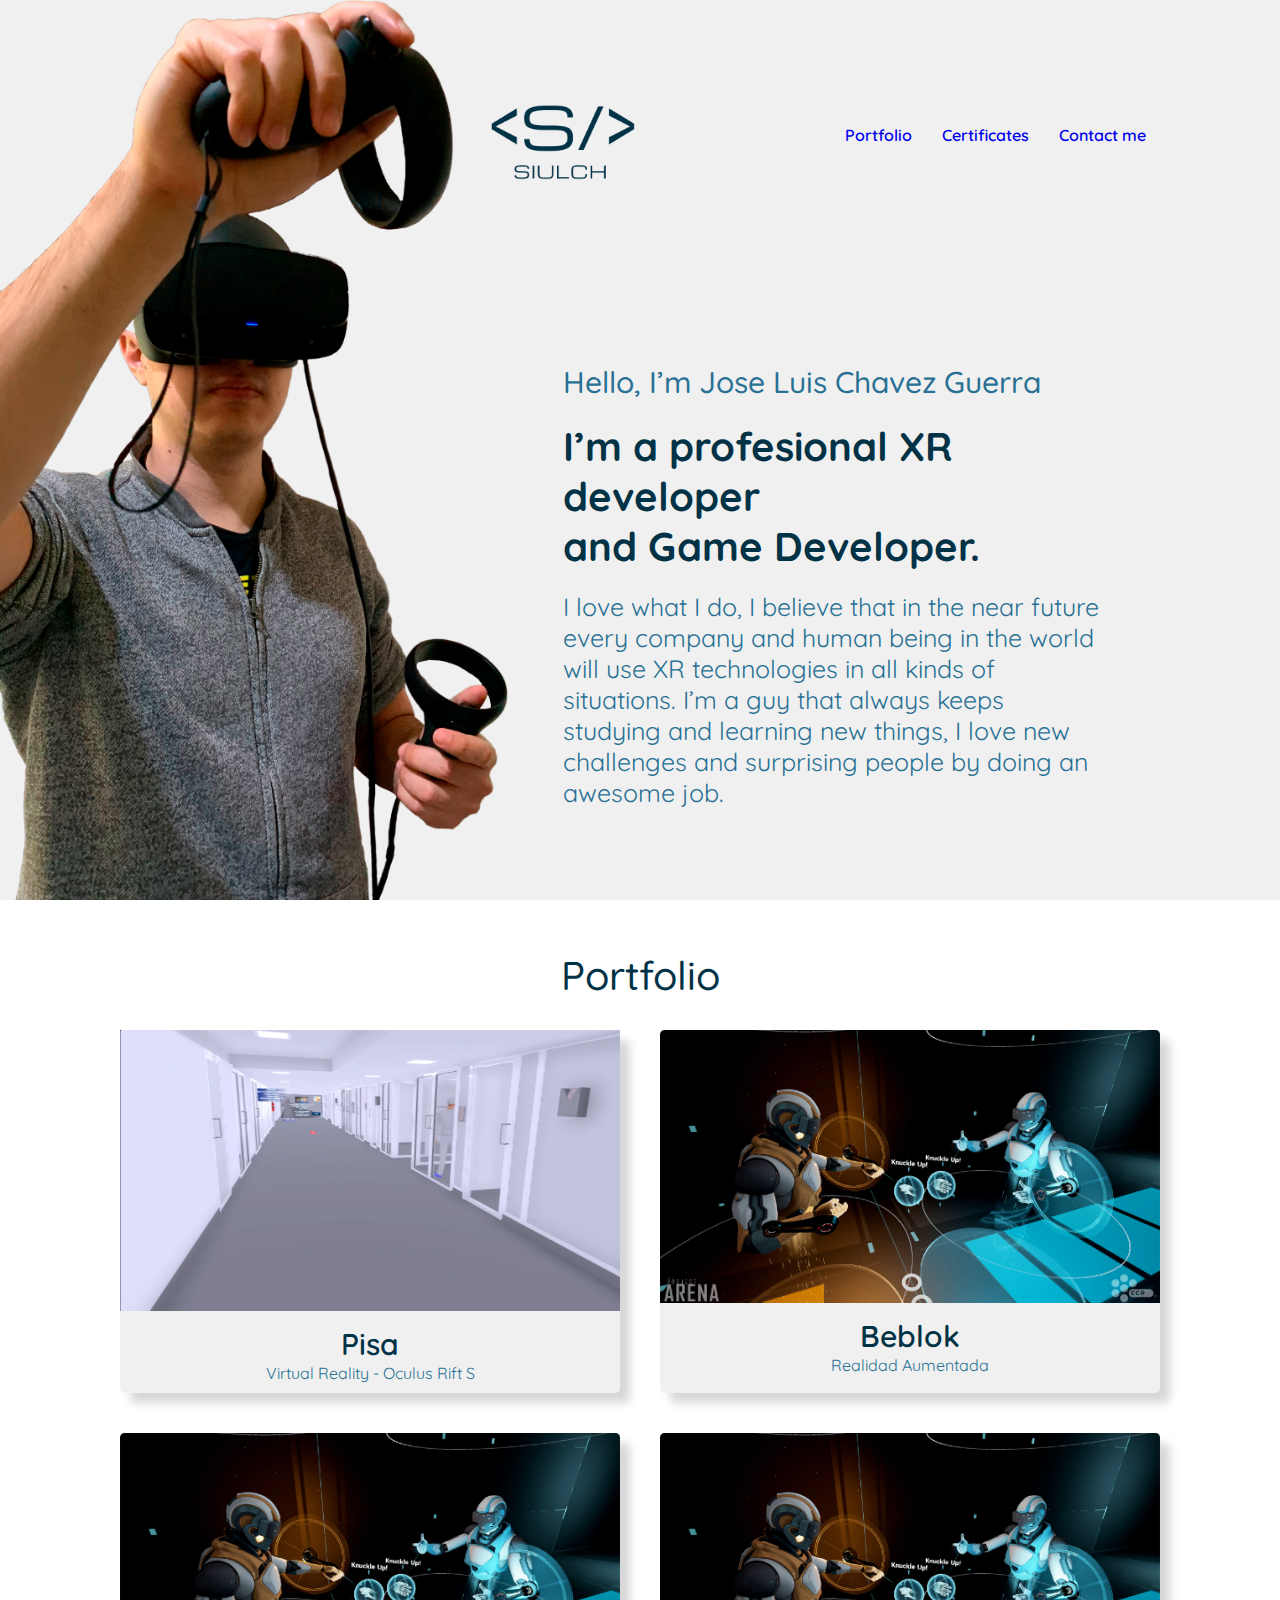
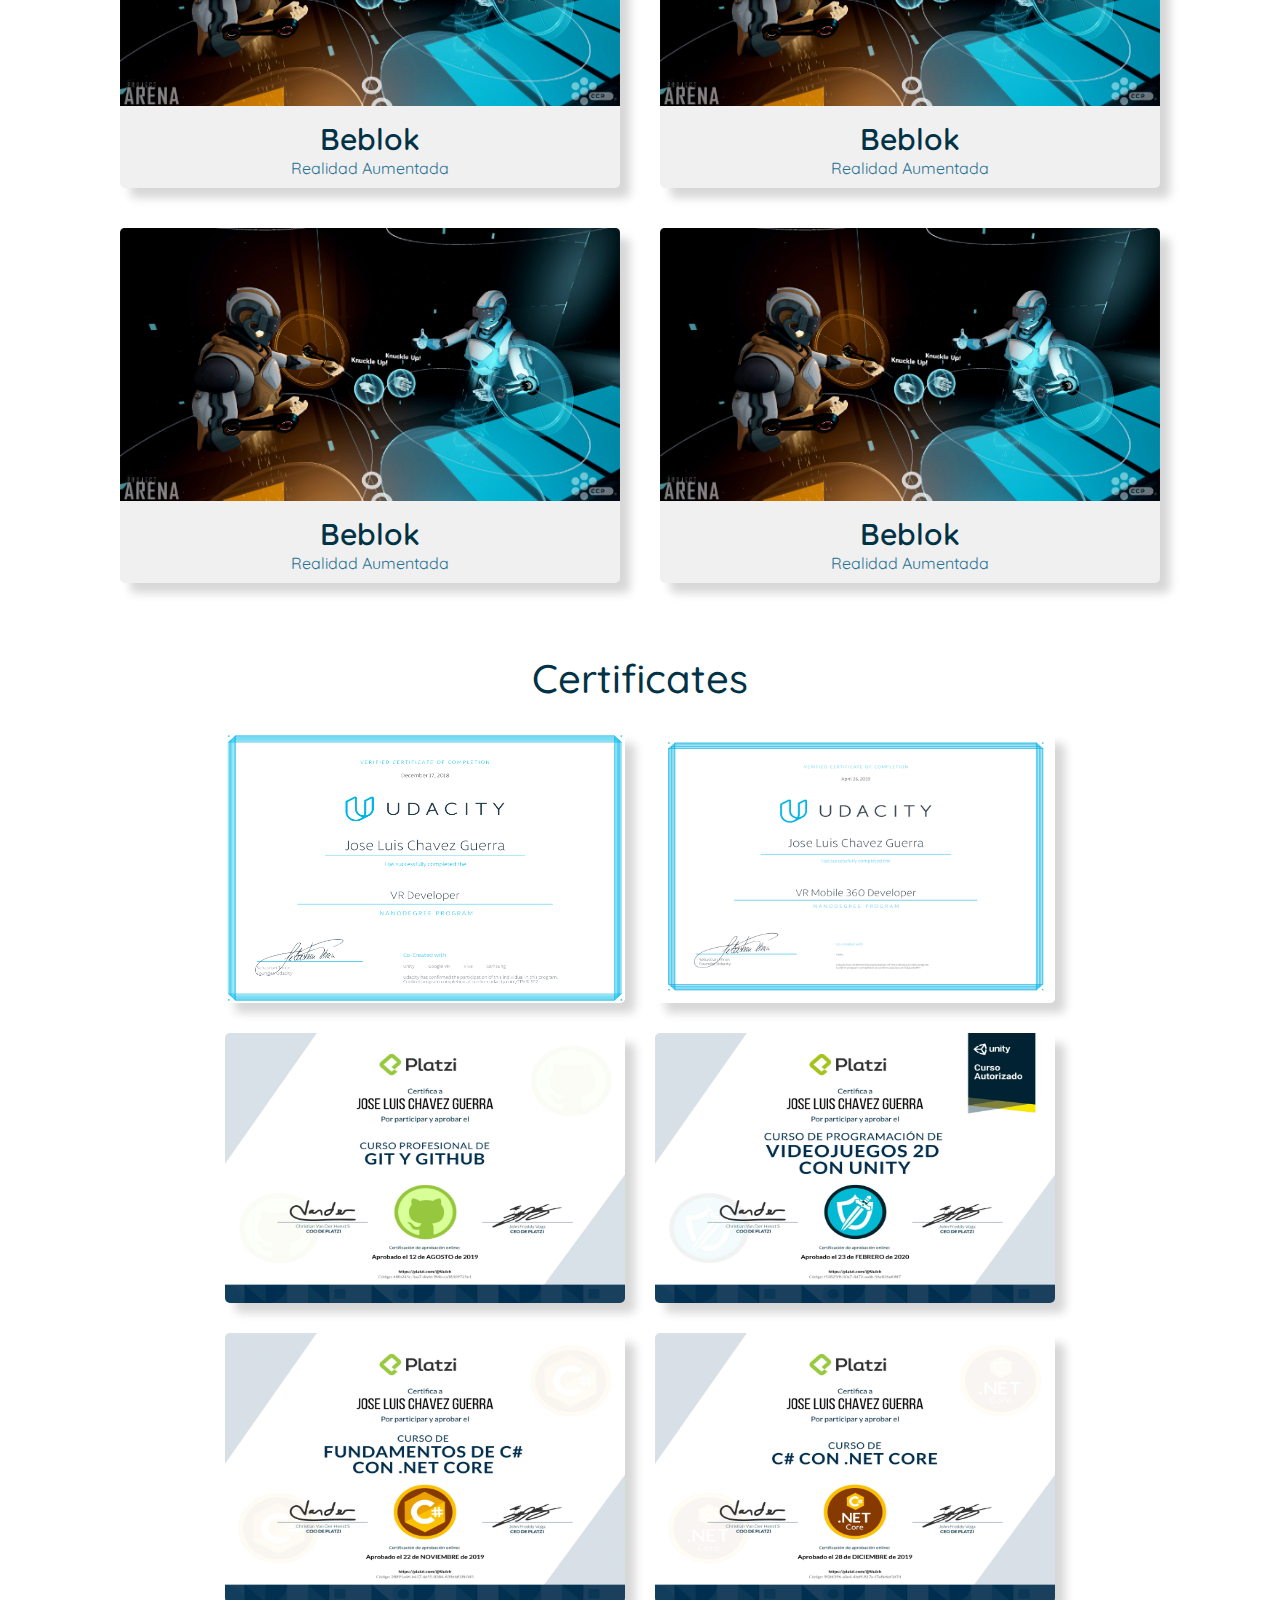
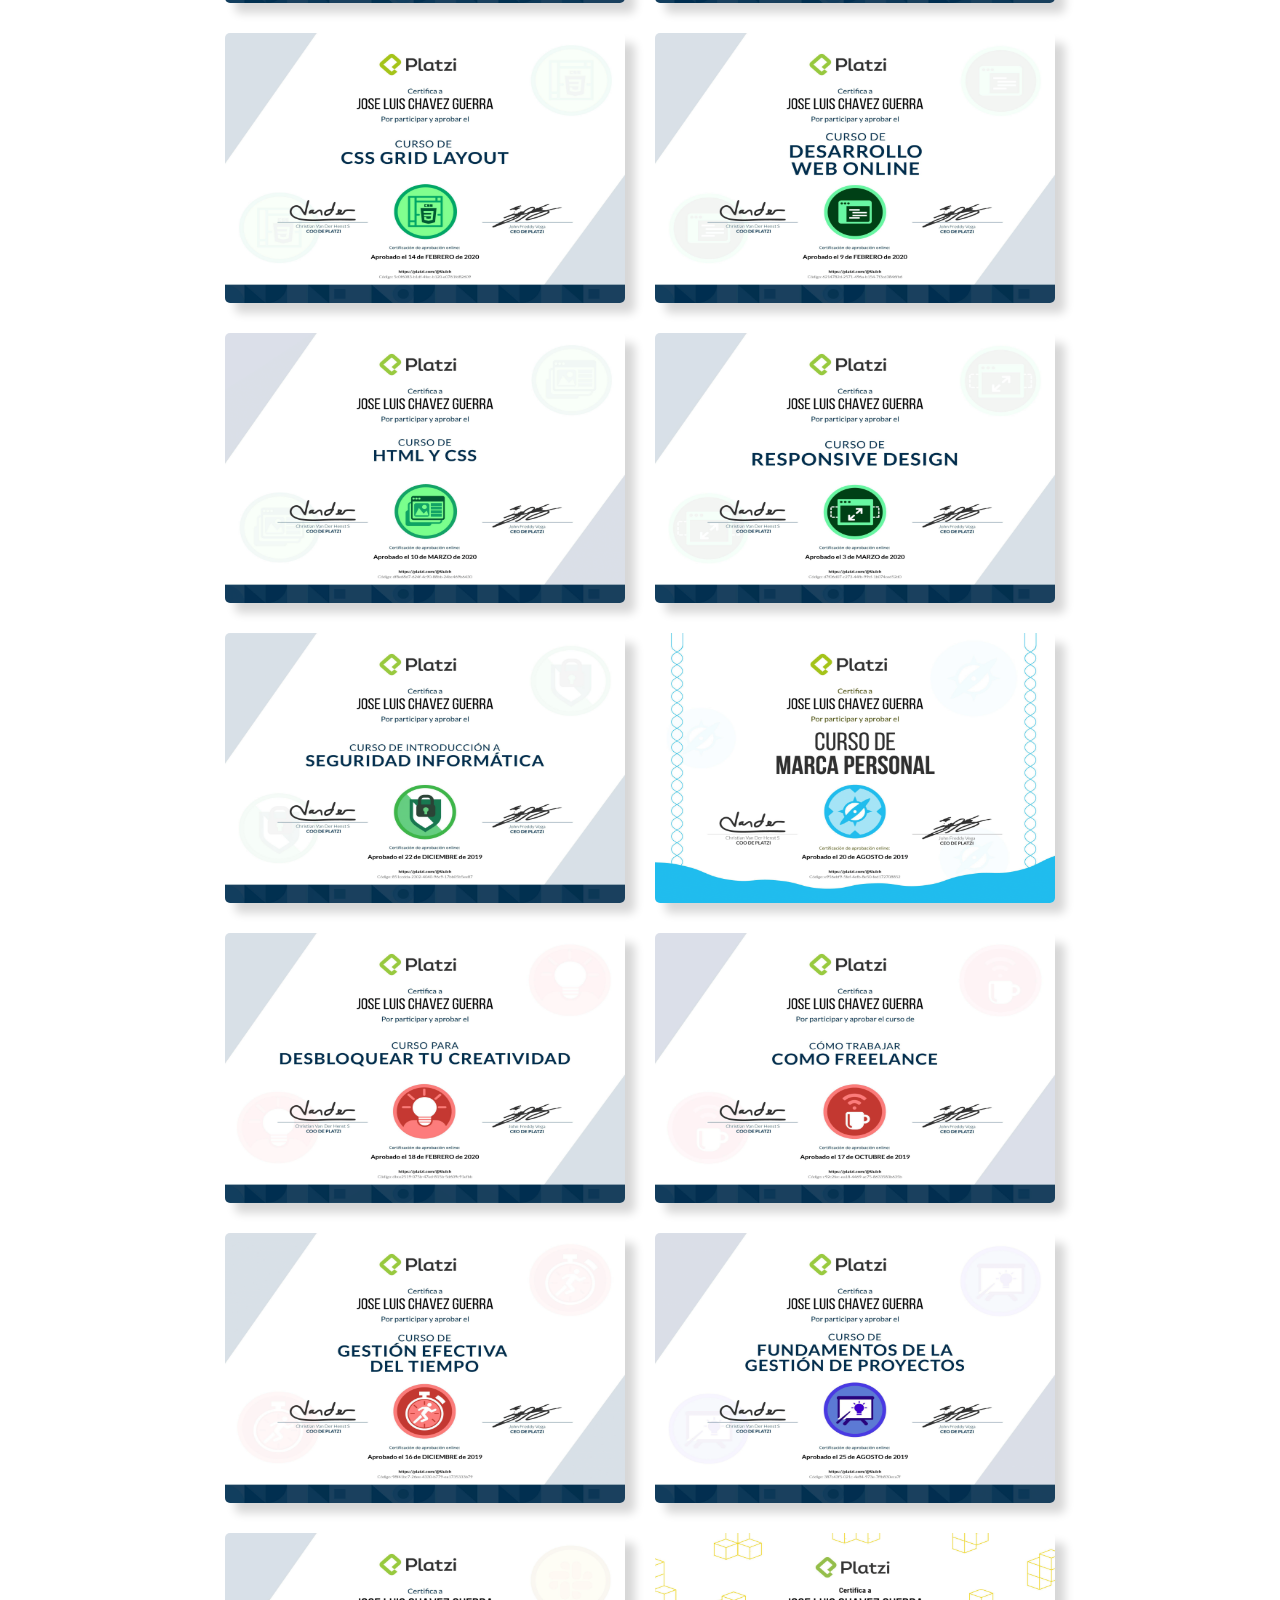
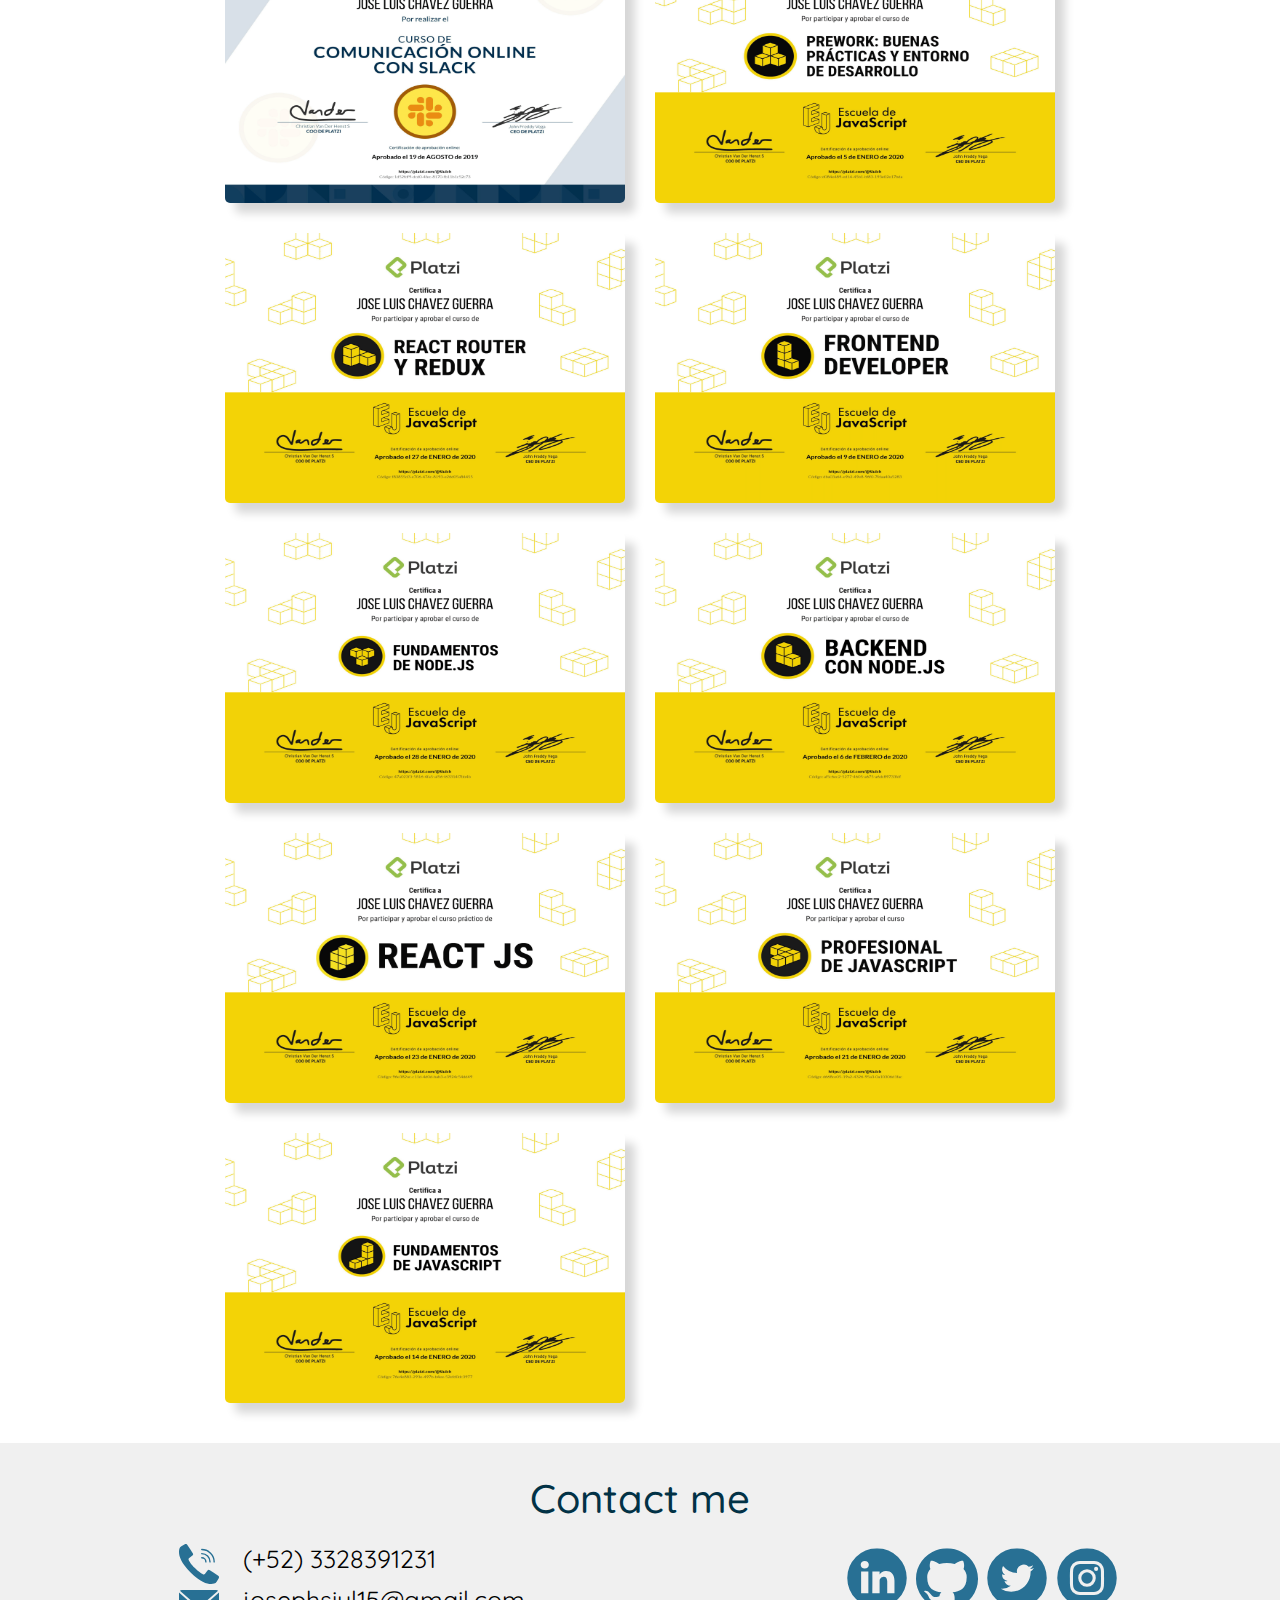
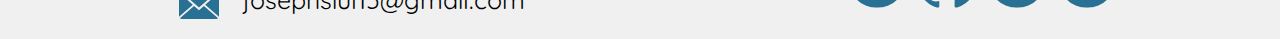
<file: index.html>
<!DOCTYPE html>
<html lang="es">

<head>
	<meta charset="UTF-8" />
	<title>Siulch</title>
	<link rel="icon" type="image/png" href="./images/Siul_Favicon.png" />
	<link rel="stylesheet" href="./css/styles.css" />
	<meta name="viewport" content="width=device-width, initial-scale=1" />
</head>

<body>
	<header class="header">
		<div class="header_container">
			<figure class="big_image">
				<img src="./images/Yo_VR_Web@2x.png" alt="my photo">
			</figure>
			<nav class="menu_container">
				<figure class="logo">
					<img src="./images/Siulch_Blue@2x.png" height="50" alt="Logo Siulch" />
				</figure>
				<nav class="menu">
					<ol>
						<li>
							<a class="link" href="#portfolio">Portfolio</a>
						</li>
						<li>
							<a class="link" href="#certificates">Certificates</a>
						</li>
						<li>
							<a class="link" href="#contact">Contact me</a>
						</li>
					</ol>
				</nav>
			</nav>
			<div class="description">
				<h3>
					Hello, I’m Jose Luis Chavez Guerra
				</h3>
				<h1>
					I’m a profesional XR developer <br>
					and Game Developer.
				</h1>
				<p>
					I love what I do, I believe that in the near future every company and human being in the world will
					use
					XR technologies in all kinds of situations.
					I’m a guy that always keeps studying and learning new things,
					I love new challenges and surprising people by doing an awesome job.
				</p>
			</div>
		</div>
	</header>
	<section class="portfolio" id="portfolio">
		<h2>Portfolio</h2>
		<div class="portfolio_container">
			<div class="portfolio_box">
				<a href="./Projects/Pisa.html">
					<img src="./images/Projects_img/Pisa-5.png" alt="project">
					<div>
						<h3>Pisa</h3>
						<p> Virtual Reality - Oculus Rift S</p>
					</div>
				</a>
			</div>
			<div class="portfolio_box">
				<a href="./Projects/Beblok.html">
					<img src="./images/project-arena-oculus.png" alt="project">
					<div>
						<h3>Beblok</h3>
						<p>Realidad Aumentada</p>
					</div>
				</a>
			</div>
			<div class="portfolio_box">
				<a href="./Projects/Beblok.html">
					<img src="./images/project-arena-oculus.png" alt="project">
					<div>
						<h3>Beblok</h3>
						<p>Realidad Aumentada</p>
					</div>
				</a>
			</div>
			<div class="portfolio_box">
				<a href="./Projects/Beblok.html">
					<img src="./images/project-arena-oculus.png" alt="project">
					<div>
						<h3>Beblok</h3>
						<p>Realidad Aumentada</p>
					</div>
				</a>
			</div>
			<div class="portfolio_box">
				<a href="./Projects/Beblok.html">
					<img src="./images/project-arena-oculus.png" alt="project">
					<div>
						<h3>Beblok</h3>
						<p>Realidad Aumentada</p>
					</div>
				</a>
			</div>
			<div class="portfolio_box">
				<a href="./Projects/Beblok.html">
					<img src="./images/project-arena-oculus.png" alt="project">
					<div>
						<h3>Beblok</h3>
						<p>Realidad Aumentada</p>
					</div>
				</a>
			</div>
		</div>
	</section>
	<section class="certificates" id="certificates">
		<h2>Certificates</h2>
		<div class="certificates_container">
			<div class="certificate_box">
				<a href="https://confirm.udacity.com/TPV9L5P2" target="_blank">
					<img src="./images/certificates/VRdeveloper_Udacity_Certificate.png" alt="certificate">
				</a>
			</div>
			<div class="certificate_box">
				<a href="https://confirm.udacity.com/QQLL9GRM" target="_blank">
					<img src="./images/certificates/Usacity_VRmobile360_Certificate-1.png" alt="certificate">
				</a>
			</div>
			<div class="certificate_box">
				<a href="https://platzi.com/@Siulch/curso/1557-git-github/diploma/detalle/" target="_blank">
					<img src="./images/certificates/diploma-git-github-1.png" alt="certificate">
				</a>
			</div>
			<div class="certificate_box">
				<a href="https://platzi.com/@Siulch/curso/1304-unity-2d/diploma/detalle/" target="_blank">
					<img src="./images/certificates/diploma-unity-2d-1.png" alt="certificate">
				</a>
			</div>
			<div class="certificate_box">
				<a href="https://platzi.com/@Siulch/curso/1375-fundamentos-csharp/diploma/detalle/" target="_blank">
					<img src="./images/certificates/diploma-fundamentos-csharp-1.png" alt="certificate">
				</a>
			</div>
			<div class="certificate_box">
				<a href="https://platzi.com/@Siulch/curso/1359-c-sharp/diploma/detalle/" target="_blank">
					<img src="./images/certificates/diploma-c-sharp-1.png" alt="certificate">
				</a>
			</div>	
			<div class="certificate_box">
				<a href="https://platzi.com/@Siulch/curso/1229-css-grid-layout/diploma/detalle/" target="_blank">
					<img src="./images/certificates/diploma-css-grid-layout-1.png" alt="certificate">
				</a>
			</div>
			<div class="certificate_box">
				<a href="https://platzi.com/@Siulch/curso/1350-html5-css3/diploma/detalle/" target="_blank">
					<img src="./images/certificates/diploma-html5-css3-1.png" alt="certificate">
				</a>
			</div>
			<div class="certificate_box">
				<a href="https://platzi.com/@Siulch/curso/1492-html-css/diploma/detalle/" target="_blank">
					<img src="./images/certificates/diploma-html-css-1.png" alt="certificate">
				</a>
			</div>
			<div class="certificate_box">
				<a href="https://platzi.com/@Siulch/curso/1362-responsive-design/diploma/detalle/" target="_blank">
					<img src="./images/certificates/diploma-responsive-design-1.png" alt="certificate">
				</a>
			</div>
			<div class="certificate_box">
				<a href="https://platzi.com/@Siulch/curso/1496-seguridad-informatica/diploma/detalle/" target="_blank">
					<img src="./images/certificates/diploma-seguridad-informatica-1.png" alt="certificate">
				</a>
			</div>
			<div class="certificate_box">
				<a href="https://platzi.com/@Siulch/curso/1220-marca-personal/diploma/detalle/" target="_blank">
					<img src="./images/certificates/diploma-marca-personal-1.png" alt="certificate">
				</a>
			</div>
			<div class="certificate_box">
				<a href="https://platzi.com/@Siulch/curso/1634-desbloquea-creatividad/diploma/detalle/" target="_blank">
					<img src="./images/certificates/diploma-desbloquea-creatividad-1.png" alt="certificate">
				</a>
			</div>
			<div class="certificate_box">
				<a href="https://platzi.com/@Siulch/curso/1514-trabajar-freelance/diploma/detalle/" target="_blank">
					<img src="./images/certificates/diploma-trabajar-freelance-1.png" alt="certificate">
				</a>
			</div>
			<div class="certificate_box">
				<a href="https://platzi.com/@Siulch/curso/1749-gestion-tiempo/diploma/detalle/" target="_blank">
					<img src="./images/certificates/diploma-gestion-tiempo-1.png" alt="certificate">
				</a>
			</div>
			<div class="certificate_box">
				<a href="https://platzi.com/@Siulch/curso/1216-pmi-2018/diploma/detalle/" target="_blank">
					<img src="./images/certificates/diploma-pmi-2018-1.png" alt="certificate">
				</a>
			</div>
			<div class="certificate_box">
				<a href="https://platzi.com/@Siulch/curso/1399-slack/diploma/detalle/" target="_blank">
					<img src="./images/certificates/diploma-slack-1.png" alt="certificate">
				</a>
			</div>
			

			<!-- Escuela de Javascript::: -->
			<div class="certificate_box">
				<a href="https://platzi.com/@Siulch/curso/1650-prework/diploma/detalle/" target="_blank">
					<img src="./images/certificates/diploma-prework-1.png" alt="certificate">
				</a>
			</div>
			<div class="certificate_box">
				<a href="https://platzi.com/@Siulch/curso/1652-react-router-redux/diploma/detalle/" target="_blank">
					<img src="./images/certificates/diploma-react-router-redux-1.png" alt="certificate">
				</a>
			</div>
			<div class="certificate_box">
				<a href="https://platzi.com/@Siulch/curso/1640-frontend-developer/diploma/detalle/" target="_blank">
					<img src="./images/certificates/diploma-frontend-developer-1.png" alt="certificate">
				</a>
			</div>
			<div class="certificate_box">
				<a href="https://platzi.com/@Siulch/curso/1759-fundamentos-node/diploma/detalle/" target="_blank">
					<img src="./images/certificates/diploma-fundamentos-node-1.png" alt="certificate">
				</a>
			</div>
			<div class="certificate_box">
				<a href="https://platzi.com/@Siulch/curso/1646-backend-nodejs/diploma/detalle/" target="_blank">
					<img src="./images/certificates/diploma-backend-nodejs-1.png" alt="certificate">
				</a>
			</div>
			<div class="certificate_box">
				<a href="https://platzi.com/@Siulch/curso/1651-react-ejs/diploma/detalle/" target="_blank">
					<img src="./images/certificates/diploma-react-ejs-1.png" alt="certificate">
				</a>
			</div>
			<div class="certificate_box">
				<a href="https://platzi.com/@Siulch/curso/1642-javascript-profesional/diploma/detalle/" target="_blank">
					<img src="./images/certificates/diploma-javascript-profesional-1.png" alt="certificate">
				</a>
			</div>
			<div class="certificate_box">
				<a href="https://platzi.com/@Siulch/curso/1339-fundamentos-javascript/diploma/detalle/" target="_blank">
					<img src="./images/certificates/diploma-fundamentos-javascript-1.png" alt="certificate">
				</a>
			</div>



		</div>

	</section>
	<footer class="footer" id="contact">
		<h2>Contact me</h2>
		<div class="footer_container">
			<div class="footer_contact">
				<div>
					<img style="vertical-align:middle" src="./images/phone.svg" alt="">
					<span>(+52) 3328391231</span>
				</div>
				<div>
					<img style="vertical-align:middle" src="./images/envelope.svg" alt="">
					<span>josephsiul15@gmail.com</span>
				</div>
			</div>
			<div class="footer_social">
				<a href="https://www.linkedin.com/in/jose-luis-chavez/" class="social-link linkedin"
					target="_blank"></a>
				<a href="https://github.com/Siulch" class="social-link github" target="_blank"></a>
				<a href="https://twitter.com/siulchg" class="social-link twitter" target="_blank"></a>
				<a href="https://www.instagram.com/siulch/" class="social-link instagram" target="_blank"></a>
			</div>
		</div>
	</footer>

</body>

</html>
</file>
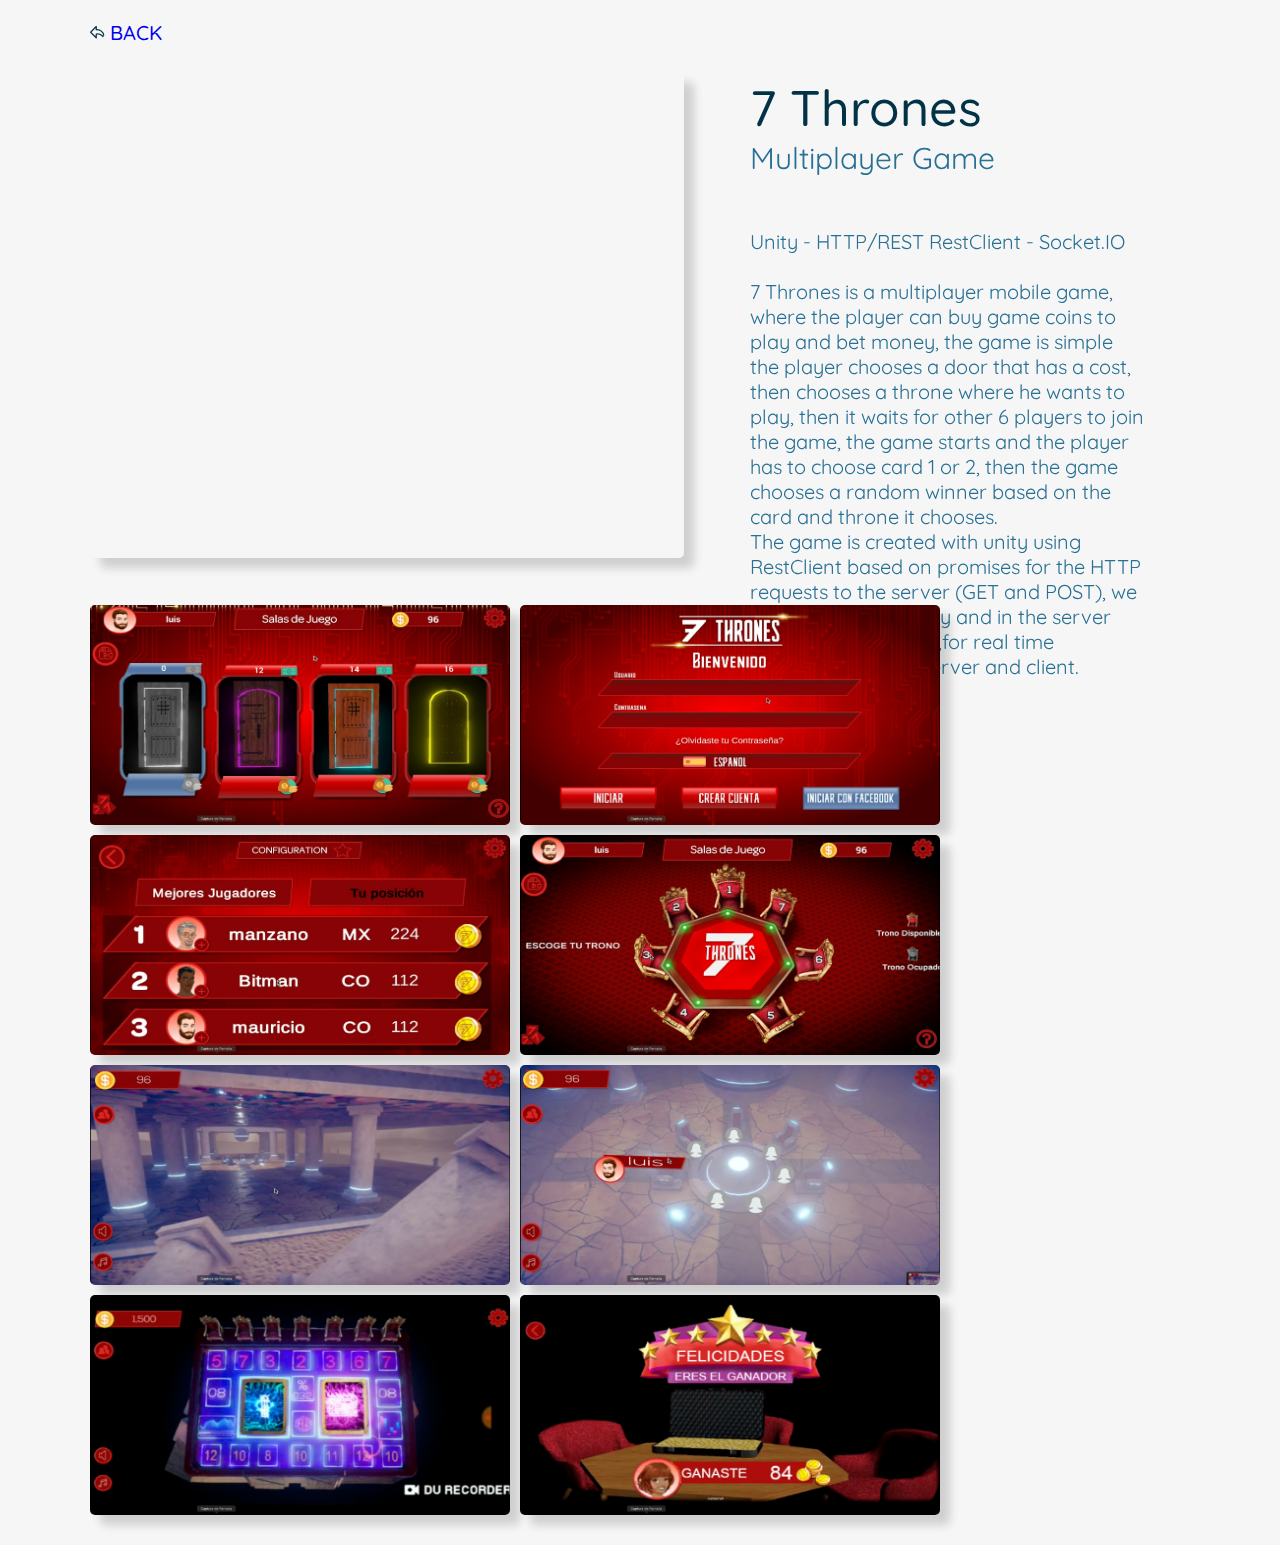
<file: Projects/7Thrones.html>
<!DOCTYPE html>
<html lang="es">

<head>
	<meta charset="UTF-8" />
	<title>Siulch - 7 Thrones</title>
	<link rel="icon" type="image/png" href="../images/Siul_Favicon.png" />
	<link rel="stylesheet" href="../css/projects.css" />
	<meta name="viewport" content="width=device-width, initial-scale=1" />
</head>

<body>
	<section class="project">
		<div class="back">
			<nav>
				<a href="../index.html">
					<img src="../images/back.svg" alt="">
					<span>BACK</span>
				</a>
			</nav>
		</div>
		<div class="project_video">
			<iframe width="560" height="315" src="https://www.youtube.com/embed/e48BHn4toLU" frameborder="0"
				allow="accelerometer; autoplay; encrypted-media; gyroscope; picture-in-picture"
				allowfullscreen></iframe>
		</div>
		<div class="project_description">
			<div class="title">
				<h1>7 Thrones</h1>
				<h3>Multiplayer Game</h3>
			</div>
			<div class="paragraph">
				<p>
					Unity - HTTP/REST RestClient - Socket.IO <br> <br>
					7 Thrones is a multiplayer mobile game, where the player can buy game coins to play and bet money,
					the game is simple
					the player chooses a door that has a cost, then chooses a throne where he wants to play, then it
					waits for other 6 players to join the game,
					the game starts and the player has to choose card 1 or 2, then the game chooses a random winner
					based on the card and throne it chooses. <br>
					The game is created with unity using RestClient based on promises for the HTTP requests to the
					server (GET and POST), we used Socket.io in unity and in the server created with node.js
					,for real time comunication with server and client.
				</p>
			</div>
		</div>
		<div class="project_images">
			<figure>
				<img src="../images/Projects_img/7-1.png" alt="image project">
			</figure>
			<figure>
				<img src="../images/Projects_img/7-2.png" alt="image project">
			</figure>
			<figure>
				<img src="../images/Projects_img/7-3.png" alt="image project">
			</figure>
			<figure>
				<img src="../images/Projects_img/7-4.png" alt="image project">
			</figure>
			<figure>
				<img src="../images/Projects_img/7-5.png" alt="image project">
			</figure>
			<figure>
				<img src="../images/Projects_img/7-6.png" alt="image project">
			</figure>
			<figure>
				<img src="../images/Projects_img/7-7.png" alt="image project">
			</figure>
			<figure>
				<img src="../images/Projects_img/7-9.png" alt="image project">
			</figure>


		</div>
	</section>

</body>

</html>
</file>
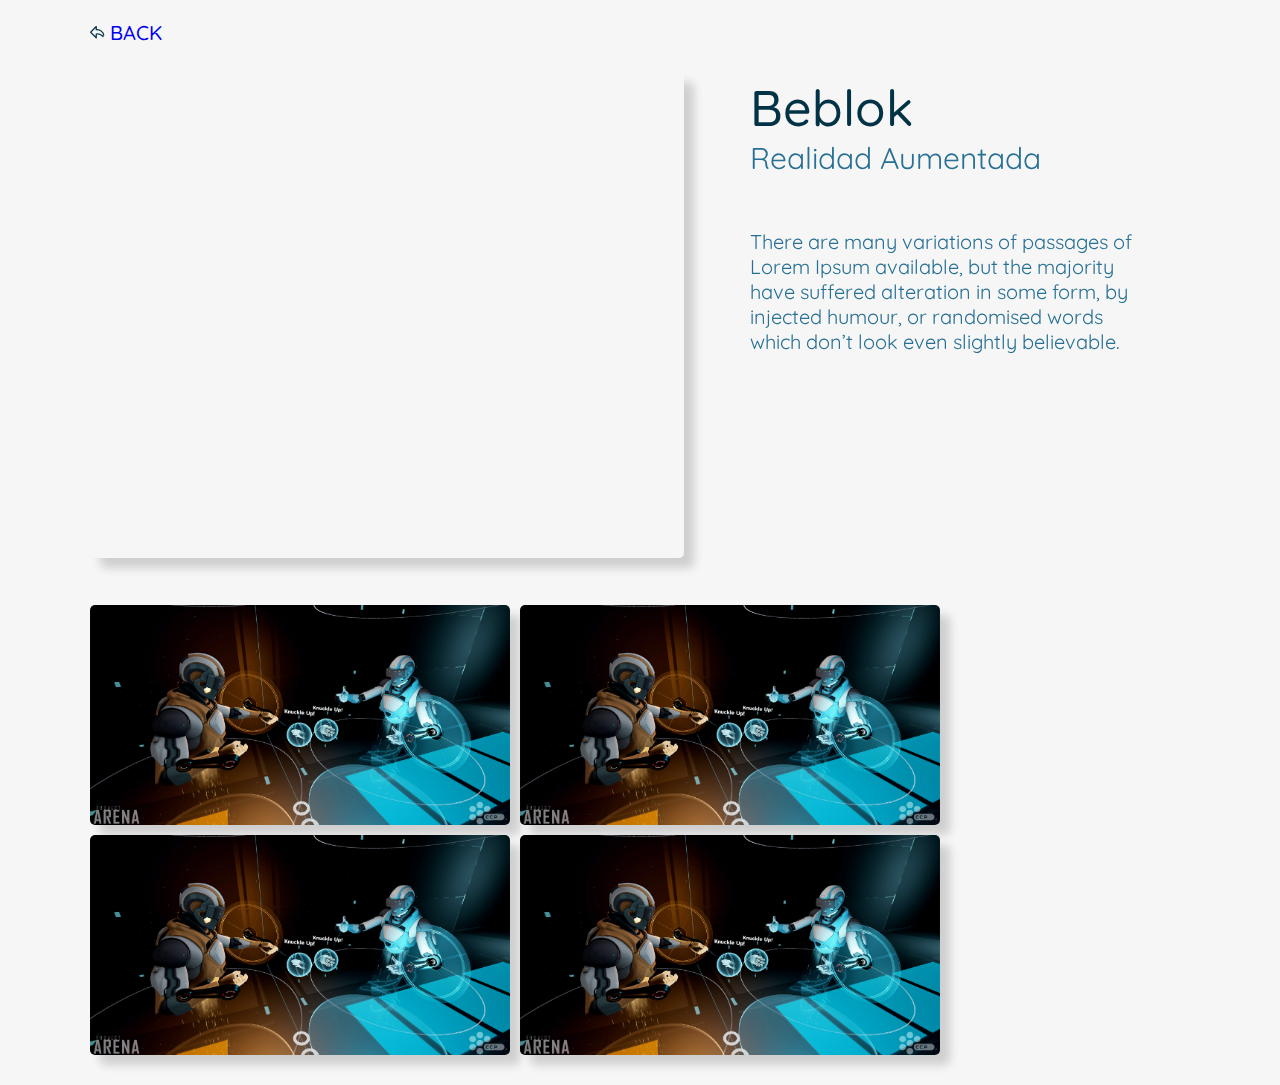
<file: Projects/Beblok.html>
<!DOCTYPE html>
<html lang="es">

<head>
	<meta charset="UTF-8" />
	<title>Siulch - Beblok</title>
	<link rel="icon" type="image/png" href="../images/Siul_Favicon.png" />
	<link rel="stylesheet" href="../css/projects.css" />
	<meta name="viewport" content="width=device-width, initial-scale=1" />
</head>

<body>
	<section class="project">
		<div class="back">
			<nav>
				<a href="../index.html">
					<img src="../images/back.svg" alt="">
					<span>BACK</span>
				</a>
			</nav>
		</div>
		<div class="project_video">
			<iframe src="https://www.youtube.com/embed/3oG2U-dEdLQ" frameborder="0"
				allow="accelerometer; autoplay; encrypted-media; gyroscope; picture-in-picture"
				allowfullscreen></iframe>
		</div>
		<div class="project_description">
			<div class="title">
				<h1>Beblok</h1>
				<h3>Realidad Aumentada</h3>
			</div>
			<div class="paragraph">
				<p>
					There are many variations of passages of Lorem Ipsum available,
					but the majority have suffered alteration in some form, by injected humour,
					or randomised words which don’t look even slightly believable.
				</p>
			</div>
		</div>
		<div class="project_images">
			<figure>
				<img src="../images/project-arena-oculus.png" alt="image project">
			</figure>
			<figure>
				<img src="../images/project-arena-oculus.png" alt="image project">
			</figure>
			<figure>
				<img src="../images/project-arena-oculus.png" alt="image project">
			</figure>
			<figure>
				<img src="../images/project-arena-oculus.png" alt="image project">
			</figure>
		</div>
	</section>

</body>

</html>
</file>
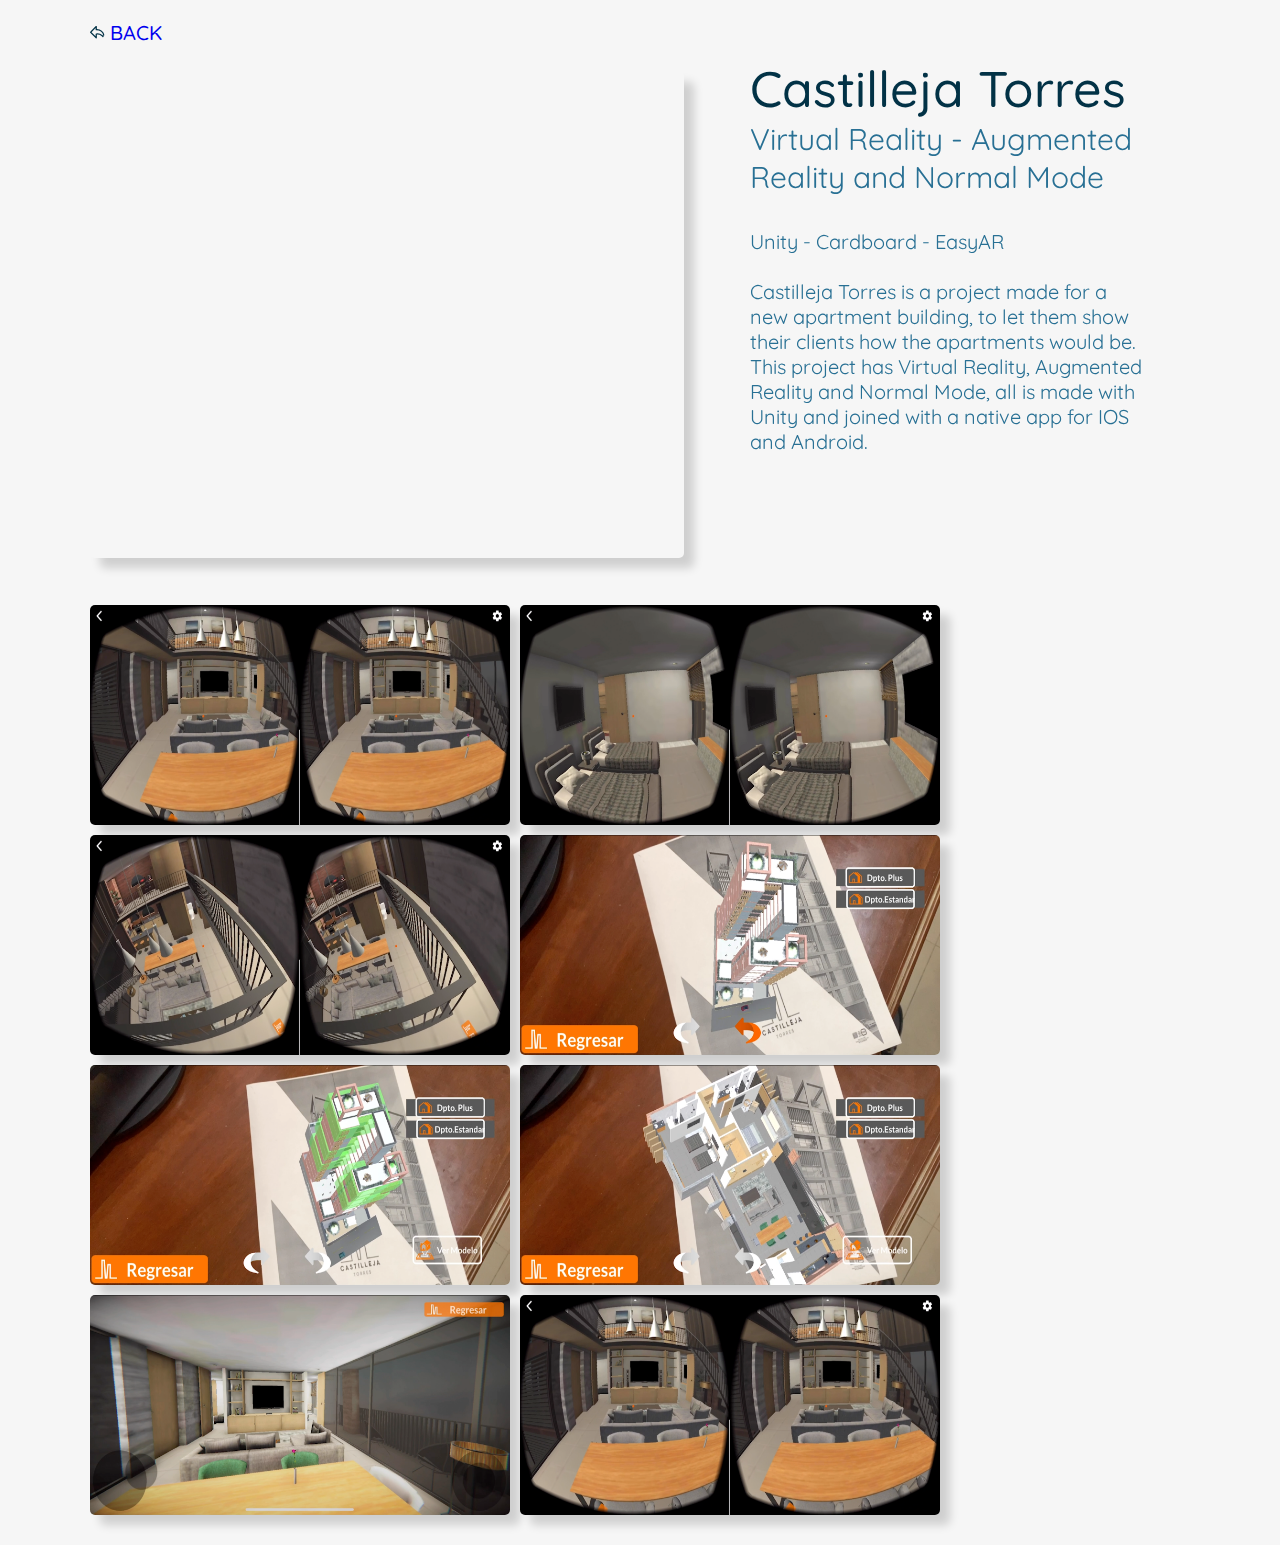
<file: Projects/Castilleja.html>
<!DOCTYPE html>
<html lang="es">

<head>
	<meta charset="UTF-8" />
	<title>Siulch - Castilleja Torres</title>
	<link rel="icon" type="image/png" href="../images/Siul_Favicon.png" />
	<link rel="stylesheet" href="../css/projects.css" />
	<meta name="viewport" content="width=device-width, initial-scale=1" />
</head>

<body>
	<section class="project">
		<div class="back">
			<nav>
				<a href="../index.html">
					<img src="../images/back.svg" alt="">
					<span>BACK</span>
				</a>
			</nav>
		</div>
		<div class="project_video">
			<iframe width="560" height="315" src="https://www.youtube.com/embed/ShQplAnSFKU" frameborder="0"
				allow="accelerometer; autoplay; encrypted-media; gyroscope; picture-in-picture"
				allowfullscreen></iframe>
		</div>
		<div class="project_description">
			<div class="title">
				<h1>Castilleja Torres</h1>
				<h3>Virtual Reality - Augmented Reality and Normal Mode</h3>
			</div>
			<div class="paragraph">
				<p>
					Unity - Cardboard - EasyAR <br> <br>
					Castilleja Torres is a project made for a new apartment building, to let them show their clients how
					the apartments
					would be. <br> This project has Virtual Reality, Augmented Reality and Normal Mode, all is made with
					Unity and joined
					with a native app for IOS and Android.
				</p>
			</div>
		</div>
		<div class="project_images">
			<figure>
				<img src="../images/Projects_img/Castilleja-2.png" alt="image project">
			</figure>
			<figure>
				<img src="../images/Projects_img/Castilleja-3.png" alt="image project">
			</figure>
			<figure>
				<img src="../images/Projects_img/Castilleja-4.png" alt="image project">
			</figure>
			<figure>
				<img src="../images/Projects_img/Castilleja-5.png" alt="image project">
			</figure>
			<figure>
				<img src="../images/Projects_img/Castilleja-6.png" alt="image project">
			</figure>
			<figure>
				<img src="../images/Projects_img/Castilleja-7.png" alt="image project">
			</figure>
			<figure>
				<img src="../images/Projects_img/Castilleja-8.png" alt="image project">
			</figure>
			<figure>
				<img src="../images/Projects_img/Castilleja-2.png" alt="image project">
			</figure>

		</div>
	</section>

</body>

</html>
</file>
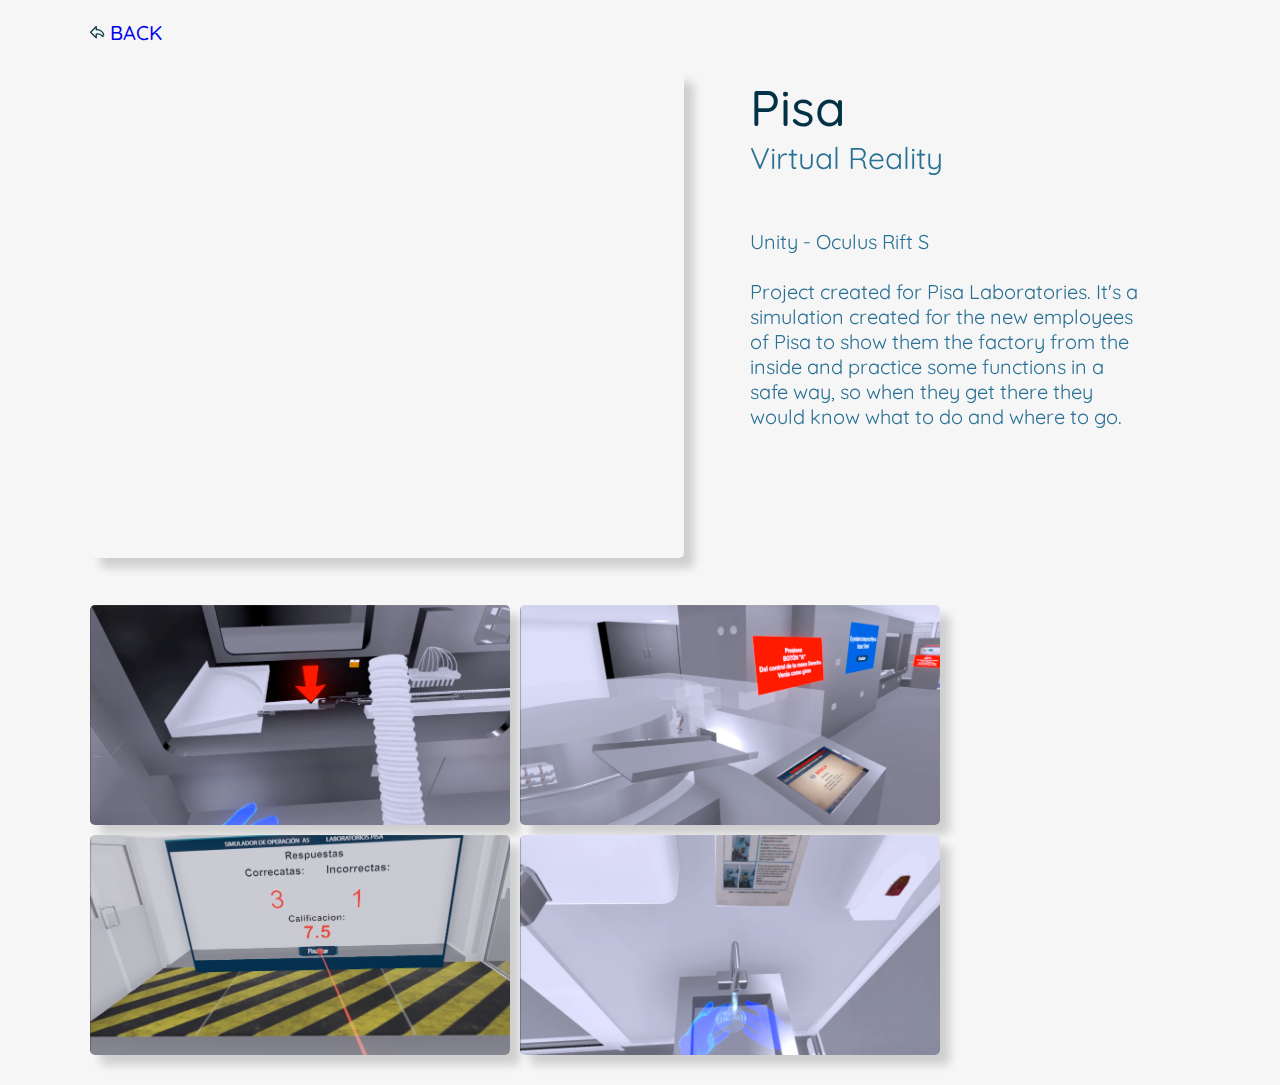
<file: Projects/Pisa.html>
<!DOCTYPE html>
<html lang="es">

<head>
	<meta charset="UTF-8" />
	<title>Siulch - Pisa</title>
	<link rel="icon" type="image/png" href="../images/Siul_Favicon.png" />
	<link rel="stylesheet" href="../css/projects.css" />
	<meta name="viewport" content="width=device-width, initial-scale=1" />
</head>

<body>
	<section class="project">
		<div class="back">
			<nav>
				<a href="../index.html">
					<img src="../images/back.svg" alt="">
					<span>BACK</span>
				</a>
			</nav>
		</div>
		<div class="project_video">
			<iframe width="560" height="315" src="https://www.youtube.com/embed/WwsIF9g-QPM" frameborder="0"
				allow="accelerometer; autoplay; encrypted-media; gyroscope; picture-in-picture"
				allowfullscreen></iframe>
		</div>
		<div class="project_description">
			<div class="title">
				<h1>Pisa</h1>
				<h3>Virtual Reality</h3>
			</div>
			<div class="paragraph">
				<p>
					Unity - Oculus Rift S <br> <br>
					Project created for Pisa Laboratories. It's a simulation created for the new employees of Pisa
					to show them the factory from the inside and practice some functions in a safe way, so when they
					get there they would know what to do and where to go.
				</p>
			</div>
		</div>
		<div class="project_images">
			<figure>
				<img src="../images/Projects_img/Pisa-4.png" alt="image project">
			</figure>
			<figure>
				<img src="../images/Projects_img/Pisa-3.png" alt="image project">
			</figure>
			<figure>
				<img src="../images/Projects_img/Pisa-2.png" alt="image project">
			</figure>
			<figure>
				<img src="../images/Projects_img/Pisa-1.png" alt="image project">
			</figure>
		</div>
	</section>

</body>

</html>
</file>
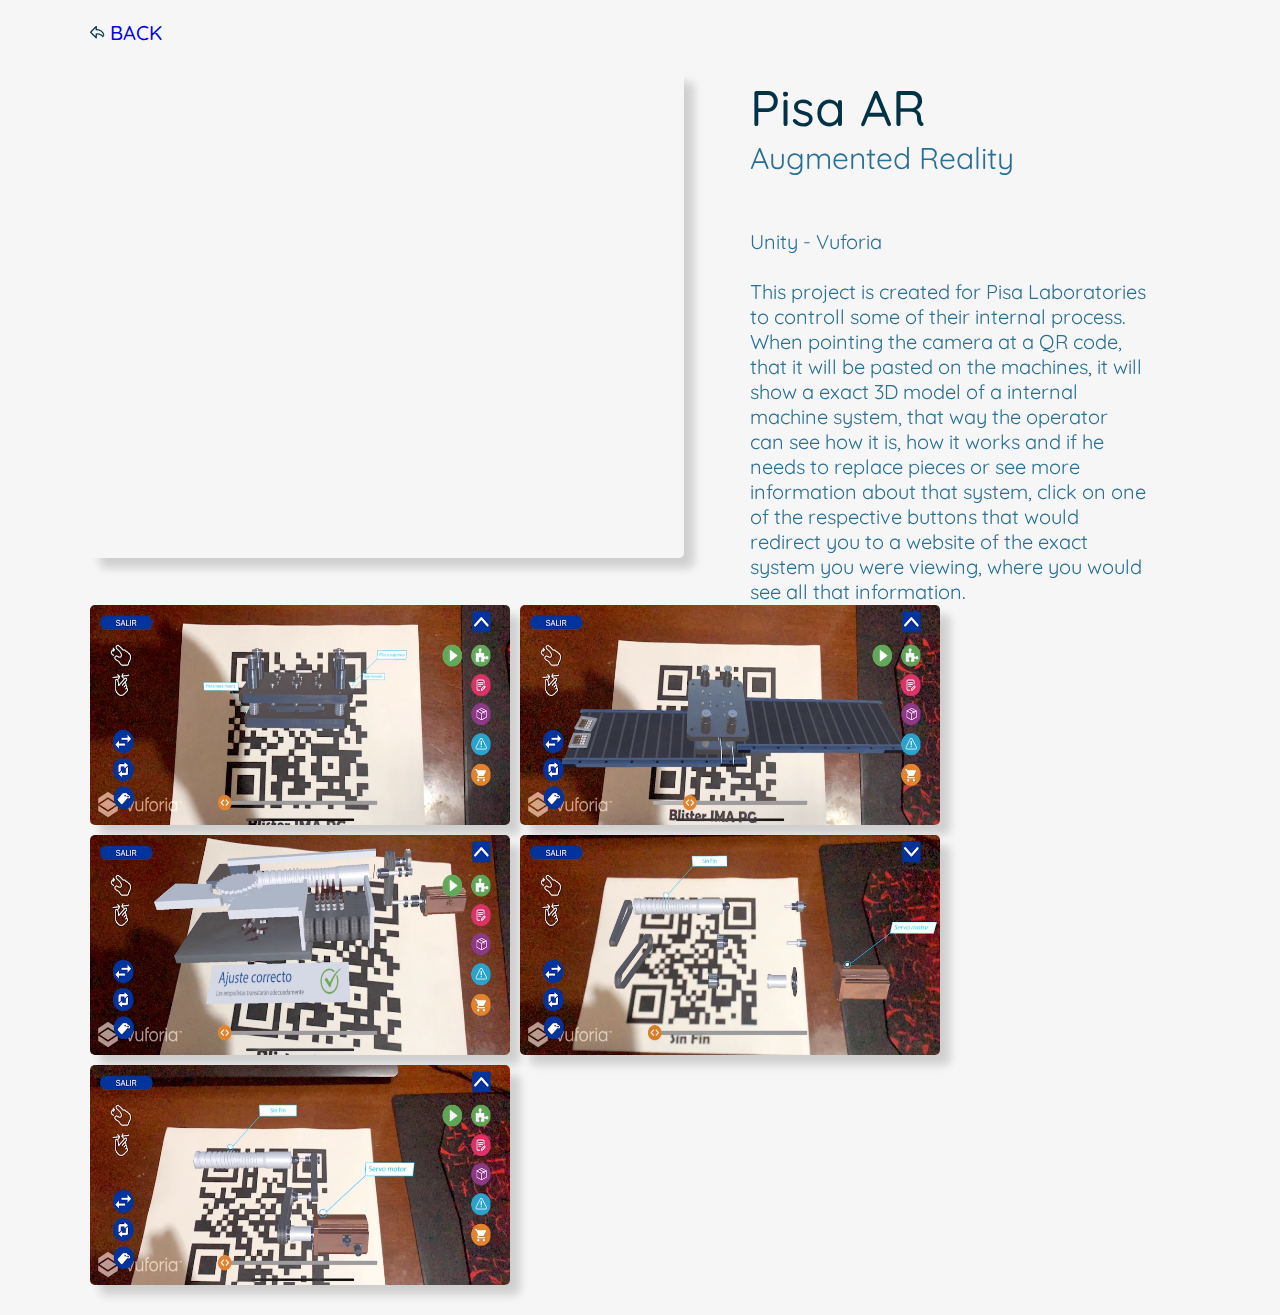
<file: Projects/PisaAR.html>
<!DOCTYPE html>
<html lang="es">

<head>
	<meta charset="UTF-8" />
	<title>Siulch - Pisa AR</title>
	<link rel="icon" type="image/png" href="../images/Siul_Favicon.png" />
	<link rel="stylesheet" href="../css/projects.css" />
	<meta name="viewport" content="width=device-width, initial-scale=1" />
</head>

<body>
	<section class="project">
		<div class="back">
			<nav>
				<a href="../index.html">
					<img src="../images/back.svg" alt="">
					<span>BACK</span>
				</a>
			</nav>
		</div>
		<div class="project_video">
			<iframe width="560" height="315" src="https://www.youtube.com/embed/jufmL_e3VxA" frameborder="0"
				allow="accelerometer; autoplay; encrypted-media; gyroscope; picture-in-picture"
				allowfullscreen></iframe>
		</div>
		<div class="project_description">
			<div class="title">
				<h1>Pisa AR</h1>
				<h3>Augmented Reality</h3>
			</div>
			<div class="paragraph">
				<p>
					Unity - Vuforia <br> <br>
					This project is created for Pisa Laboratories to controll some of their internal process. When
					pointing the camera at a QR code, that it will
					be pasted on the machines, it will show a exact 3D model of a internal machine system, that way the
					operator can see how it is, how it works
					and if he needs to replace pieces or see more information about that system, click on one of the
					respective buttons that would redirect you to
					a website of the exact system you were viewing, where you would see all that information.
				</p>
			</div>
		</div>
		<div class="project_images">
			<figure>
				<img src="../images/Projects_img/PisaAR-2.png" alt="image project">
			</figure>
			<figure>
				<img src="../images/Projects_img/PisaAR-3.png" alt="image project">
			</figure>
			<figure>
				<img src="../images/Projects_img/PisaAR-4.png" alt="image project">
			</figure>
			<figure>
				<img src="../images/Projects_img/PisaAR-5.png" alt="image project">
			</figure>
			<figure>
				<img src="../images/Projects_img/PisaAR-6.png" alt="image project">
			</figure>

		</div>
	</section>

</body>

</html>
</file>
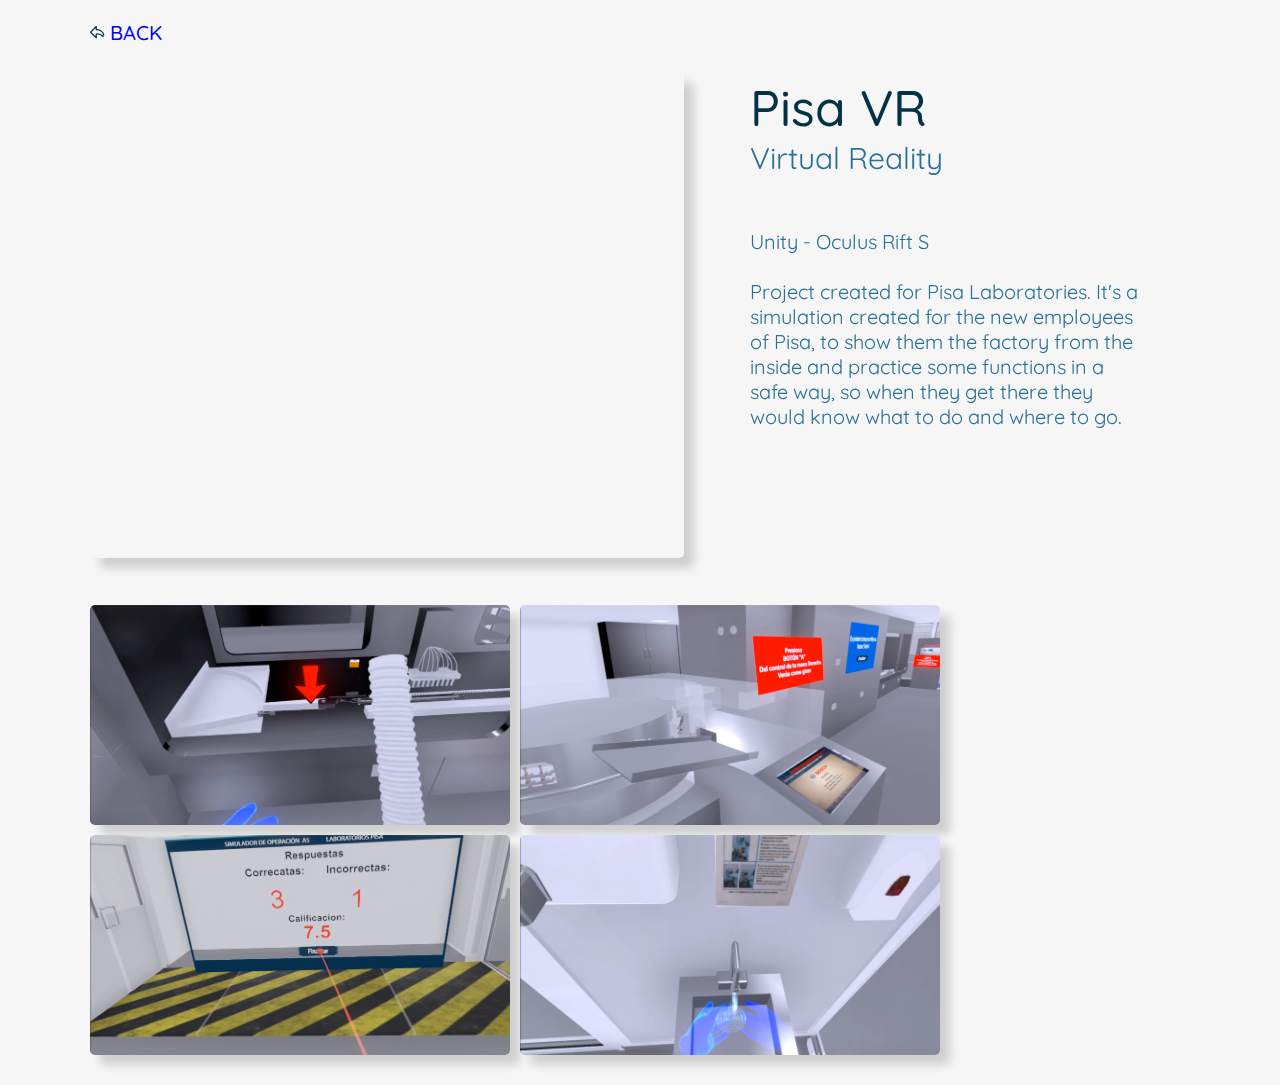
<file: Projects/PisaVR.html>
<!DOCTYPE html>
<html lang="es">

<head>
	<meta charset="UTF-8" />
	<title>Siulch - PisaVR</title>
	<link rel="icon" type="image/png" href="../images/Siul_Favicon.png" />
	<link rel="stylesheet" href="../css/projects.css" />
	<meta name="viewport" content="width=device-width, initial-scale=1" />
</head>

<body>
	<section class="project">
		<div class="back">
			<nav>
				<a href="../index.html">
					<img src="../images/back.svg" alt="">
					<span>BACK</span>
				</a>
			</nav>
		</div>
		<div class="project_video">
			<iframe width="560" height="315" src="https://www.youtube.com/embed/WwsIF9g-QPM" frameborder="0"
				allow="accelerometer; autoplay; encrypted-media; gyroscope; picture-in-picture"
				allowfullscreen></iframe>
		</div>
		<div class="project_description">
			<div class="title">
				<h1>Pisa VR</h1>
				<h3>Virtual Reality</h3>
			</div>
			<div class="paragraph">
				<p>
					Unity - Oculus Rift S <br> <br>
					Project created for Pisa Laboratories. It's a simulation created for the new employees of Pisa,
					to show them the factory from the inside and practice some functions in a safe way, so when they
					get there they would know what to do and where to go.
				</p>
			</div>
		</div>
		<div class="project_images">
			<figure>
				<img src="../images/Projects_img/Pisa-4.png" alt="image project">
			</figure>
			<figure>
				<img src="../images/Projects_img/Pisa-3.png" alt="image project">
			</figure>
			<figure>
				<img src="../images/Projects_img/Pisa-2.png" alt="image project">
			</figure>
			<figure>
				<img src="../images/Projects_img/Pisa-1.png" alt="image project">
			</figure>
		</div>
	</section>

</body>

</html>
</file>
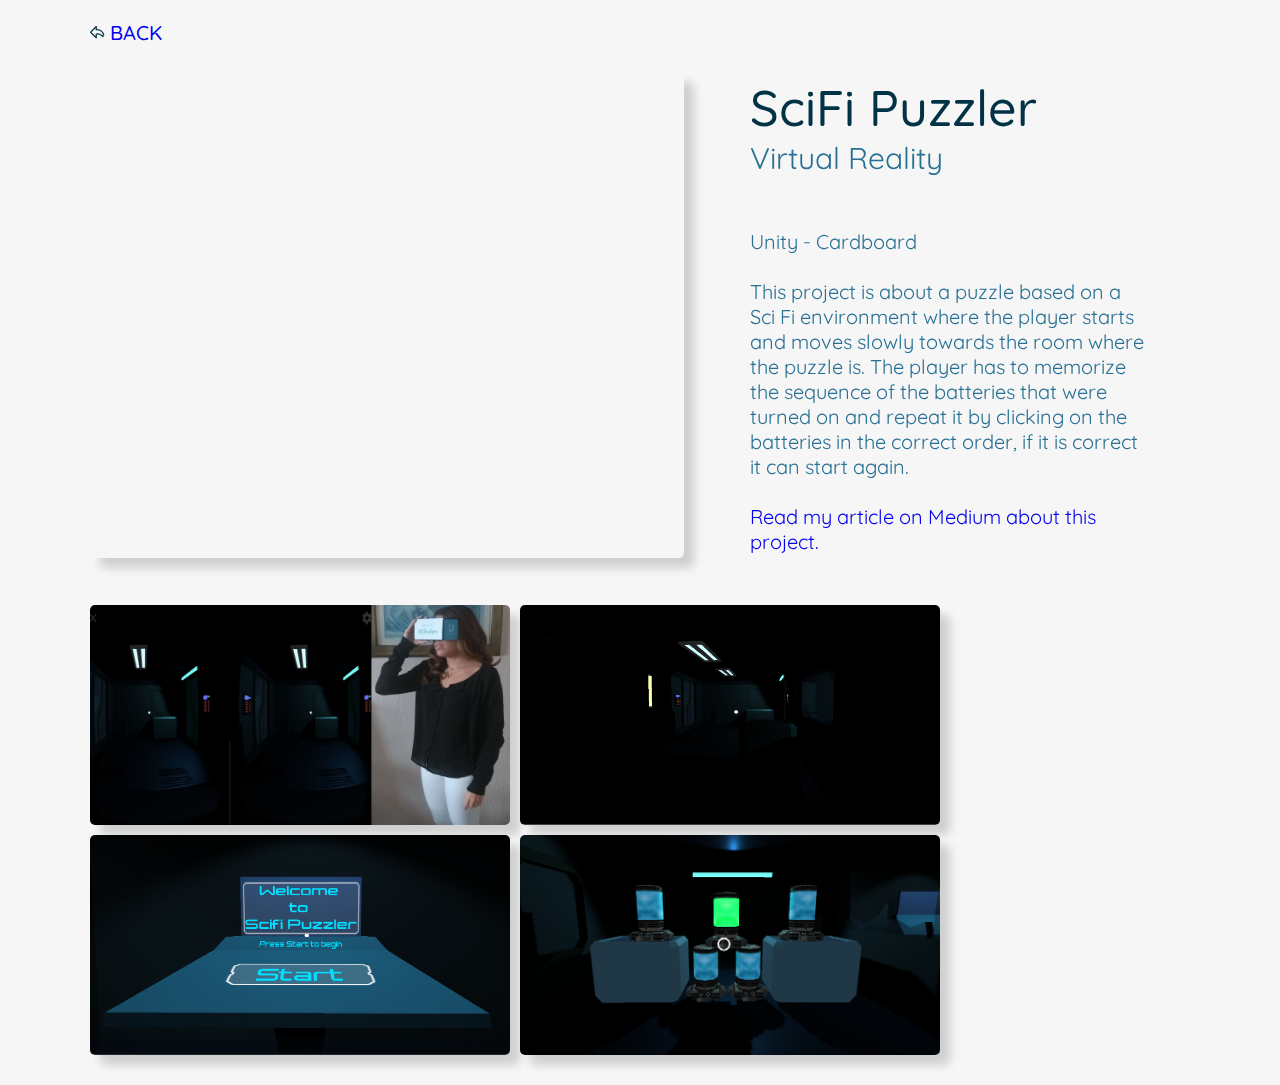
<file: Projects/Puzzler.html>
<!DOCTYPE html>
<html lang="es">

<head>
	<meta charset="UTF-8" />
	<title>Siulch - SciFi Puzzler</title>
	<link rel="icon" type="image/png" href="../images/Siul_Favicon.png" />
	<link rel="stylesheet" href="../css/projects.css" />
	<meta name="viewport" content="width=device-width, initial-scale=1" />
</head>

<body>
	<section class="project">
		<div class="back">
			<nav>
				<a href="../index.html">
					<img src="../images/back.svg" alt="">
					<span>BACK</span>
				</a>
			</nav>
		</div>
		<div class="project_video">
			<iframe width="560" height="315" src="https://www.youtube.com/embed/3oG2U-dEdLQ" frameborder="0"
				allow="accelerometer; autoplay; encrypted-media; gyroscope; picture-in-picture"
				allowfullscreen></iframe>
		</div>
		<div class="project_description">
			<div class="title">
				<h1>SciFi Puzzler</h1>
				<h3>Virtual Reality</h3>
			</div>
			<div class="paragraph">
				<p>
					Unity - Cardboard <br> <br>
					This project is about a puzzle based on a Sci Fi environment where the player starts
					and moves slowly towards the room where the puzzle is. The player has to memorize the
					sequence of the batteries that were turned on and repeat it by clicking on the batteries
					in the correct order, if it is correct it can start again. <br> <br>

					<a href="https://medium.com/@josephsiul15/luis-chavez-sci-fi-puzzler-project-168046c90e5b" style="text-decoration: none;">
						Read my article on Medium about this project.
					</a>
				</p>
			</div>
		</div>
		<div class="project_images">
			<figure>
				<img src="../images/Projects_img/Puzzler-1.jpeg" alt="image project">
			</figure>
			<figure>
				<img src="../images/Projects_img/Puzzler-2.png" alt="image project">
			</figure>
			<figure>
				<img src="../images/Projects_img/Puzzler-3.png" alt="image project">
			</figure>
			<figure>
				<img src="../images/Projects_img/Puzzler-5.png" alt="image project">
			</figure>
		</div>
	</section>

</body>

</html>
</file>
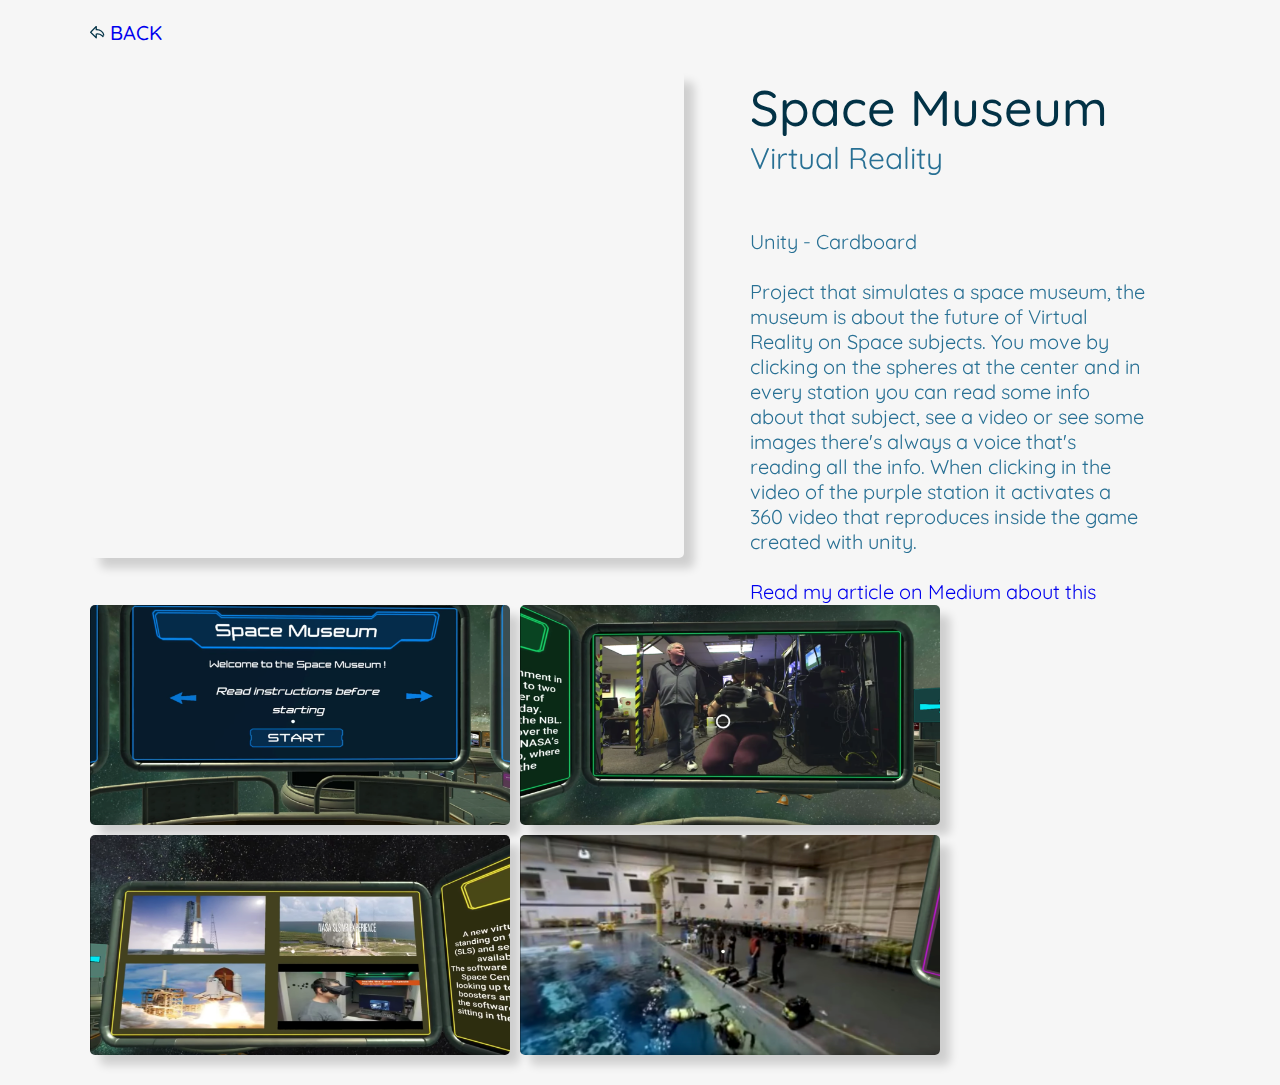
<file: Projects/SpaceMuseum.html>
<!DOCTYPE html>
<html lang="es">

<head>
	<meta charset="UTF-8" />
	<title>Siulch - Space Museum</title>
	<link rel="icon" type="image/png" href="../images/Siul_Favicon.png" />
	<link rel="stylesheet" href="../css/projects.css" />
	<meta name="viewport" content="width=device-width, initial-scale=1" />
</head>

<body>
	<section class="project">
		<div class="back">
			<nav>
				<a href="../index.html">
					<img src="../images/back.svg" alt="">
					<span>BACK</span>
				</a>
			</nav>
		</div>
		<div class="project_video">
			<iframe width="560" height="315" src="https://www.youtube.com/embed/3oG2U-dEdLQ" frameborder="0"
				allow="accelerometer; autoplay; encrypted-media; gyroscope; picture-in-picture"
				allowfullscreen></iframe>
		</div>
		<div class="project_description">
			<div class="title">
				<h1>Space Museum</h1>
				<h3>Virtual Reality</h3>
			</div>
			<div class="paragraph">
				<p>
					Unity - Cardboard <br> <br>
					Project that simulates a space museum, the museum is about the future of Virtual Reality on Space subjects.
					You move by clicking on the spheres at the center and in every station you can read some info about that subject,
					see a video or see some images there's always a voice that's reading all the info.
					When clicking in the video of the purple station it activates a 360 video that reproduces inside the game created with unity.
					<br> <br>
					<a href="#" style="text-decoration: none;">
						Read my article on Medium about this project.
					</a>
				</p>
			</div>
		</div>
		<div class="project_images">
			<figure>
				<img src="../images/Projects_img/Space-1.png" alt="image project">
			</figure>
			<figure>
				<img src="../images/Projects_img/Space-3.png" alt="image project">
			</figure>
			<figure>
				<img src="../images/Projects_img/Space-4.png" alt="image project">
			</figure>
			<figure>
				<img src="../images/Projects_img/Space-5.png" alt="image project">
			</figure>
		</div>
	</section>

</body>

</html>
</file>
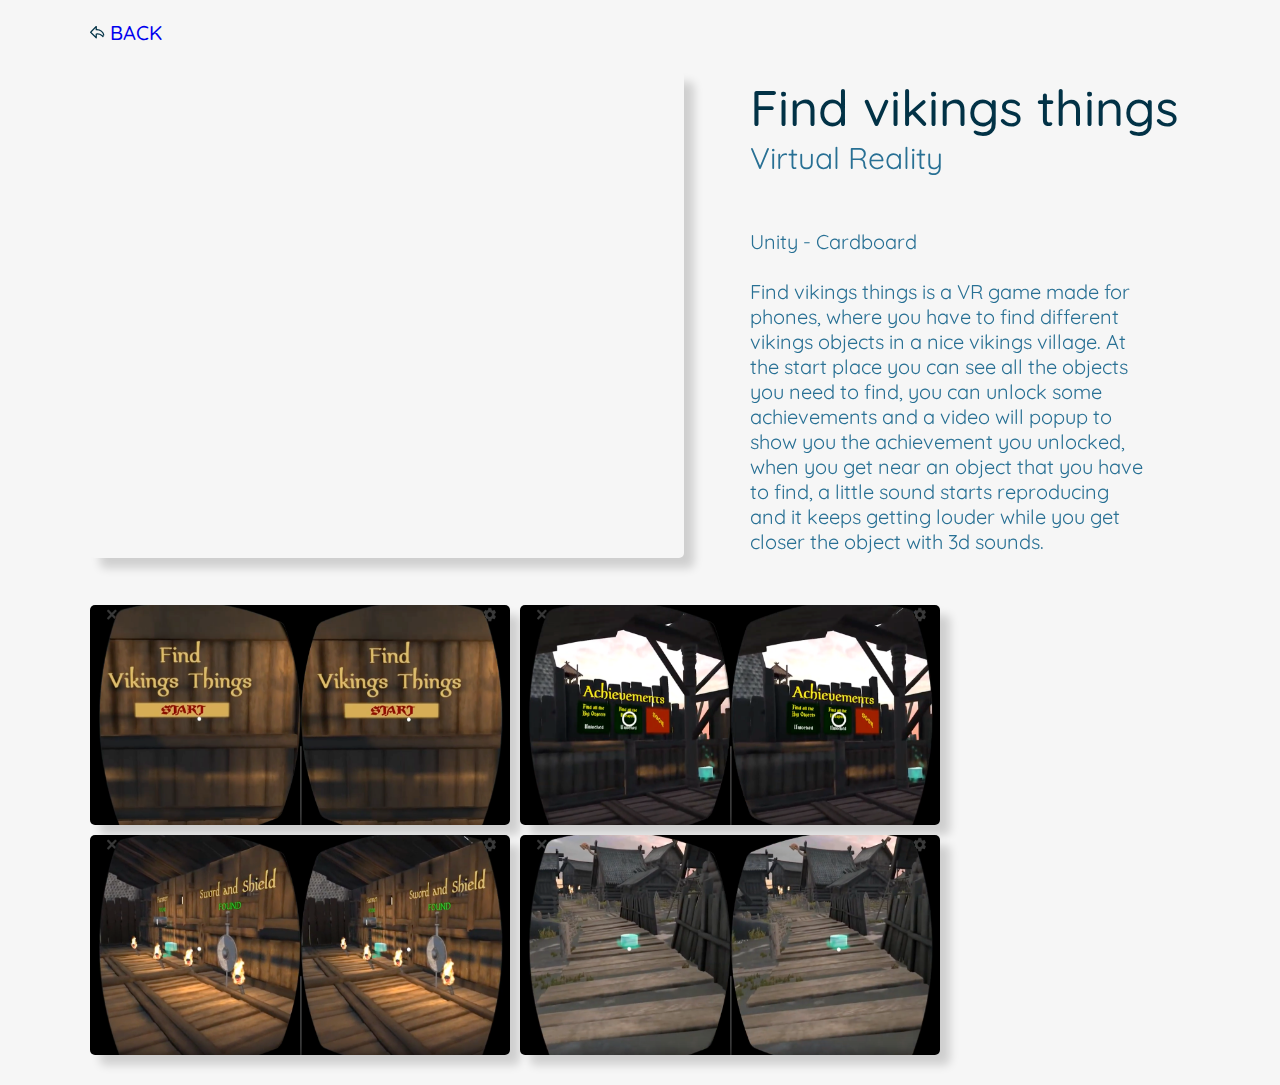
<file: Projects/Vikings.html>
<!DOCTYPE html>
<html lang="es">

<head>
	<meta charset="UTF-8" />
	<title>Siulch - Vikings</title>
	<link rel="icon" type="image/png" href="../images/Siul_Favicon.png" />
	<link rel="stylesheet" href="../css/projects.css" />
	<meta name="viewport" content="width=device-width, initial-scale=1" />
</head>

<body>
	<section class="project">
		<div class="back">
			<nav>
				<a href="../index.html">
					<img src="../images/back.svg" alt="">
					<span>BACK</span>
				</a>
			</nav>
		</div>
		<div class="project_video">
			<iframe width="560" height="315" src="https://www.youtube.com/embed/3KsmgD9AR-Y" frameborder="0"
				allow="accelerometer; autoplay; encrypted-media; gyroscope; picture-in-picture"
				allowfullscreen></iframe>
		</div>
		<div class="project_description">
			<div class="title">
				<h1>Find vikings things</h1>
				<h3>Virtual Reality</h3>
			</div>
			<div class="paragraph">
				<p>
					Unity - Cardboard <br> <br>
					Find vikings things is a VR game made for phones, where you have to find different vikings objects
					in a nice vikings village.
					At the start place you can see all the objects you need to find, you can unlock some achievements
					and a video will popup to show you the achievement you unlocked,
					when you get near an object that you have to find, a little sound starts reproducing and it keeps
					getting louder while you get closer the object with 3d sounds.
				</p>
			</div>
		</div>
		<div class="project_images">
			<figure>
				<img src="../images/Projects_img/Vikings-1.png" alt="image project">
			</figure>
			<figure>
				<img src="../images/Projects_img/Vikings-3.png" alt="image project">
			</figure>
			<figure>
				<img src="../images/Projects_img/Vikings-4.png" alt="image project">
			</figure>
			<figure>
				<img src="../images/Projects_img/Vikings-5.png" alt="image project">
			</figure>
		</div>
	</section>

</body>

</html>
</file>
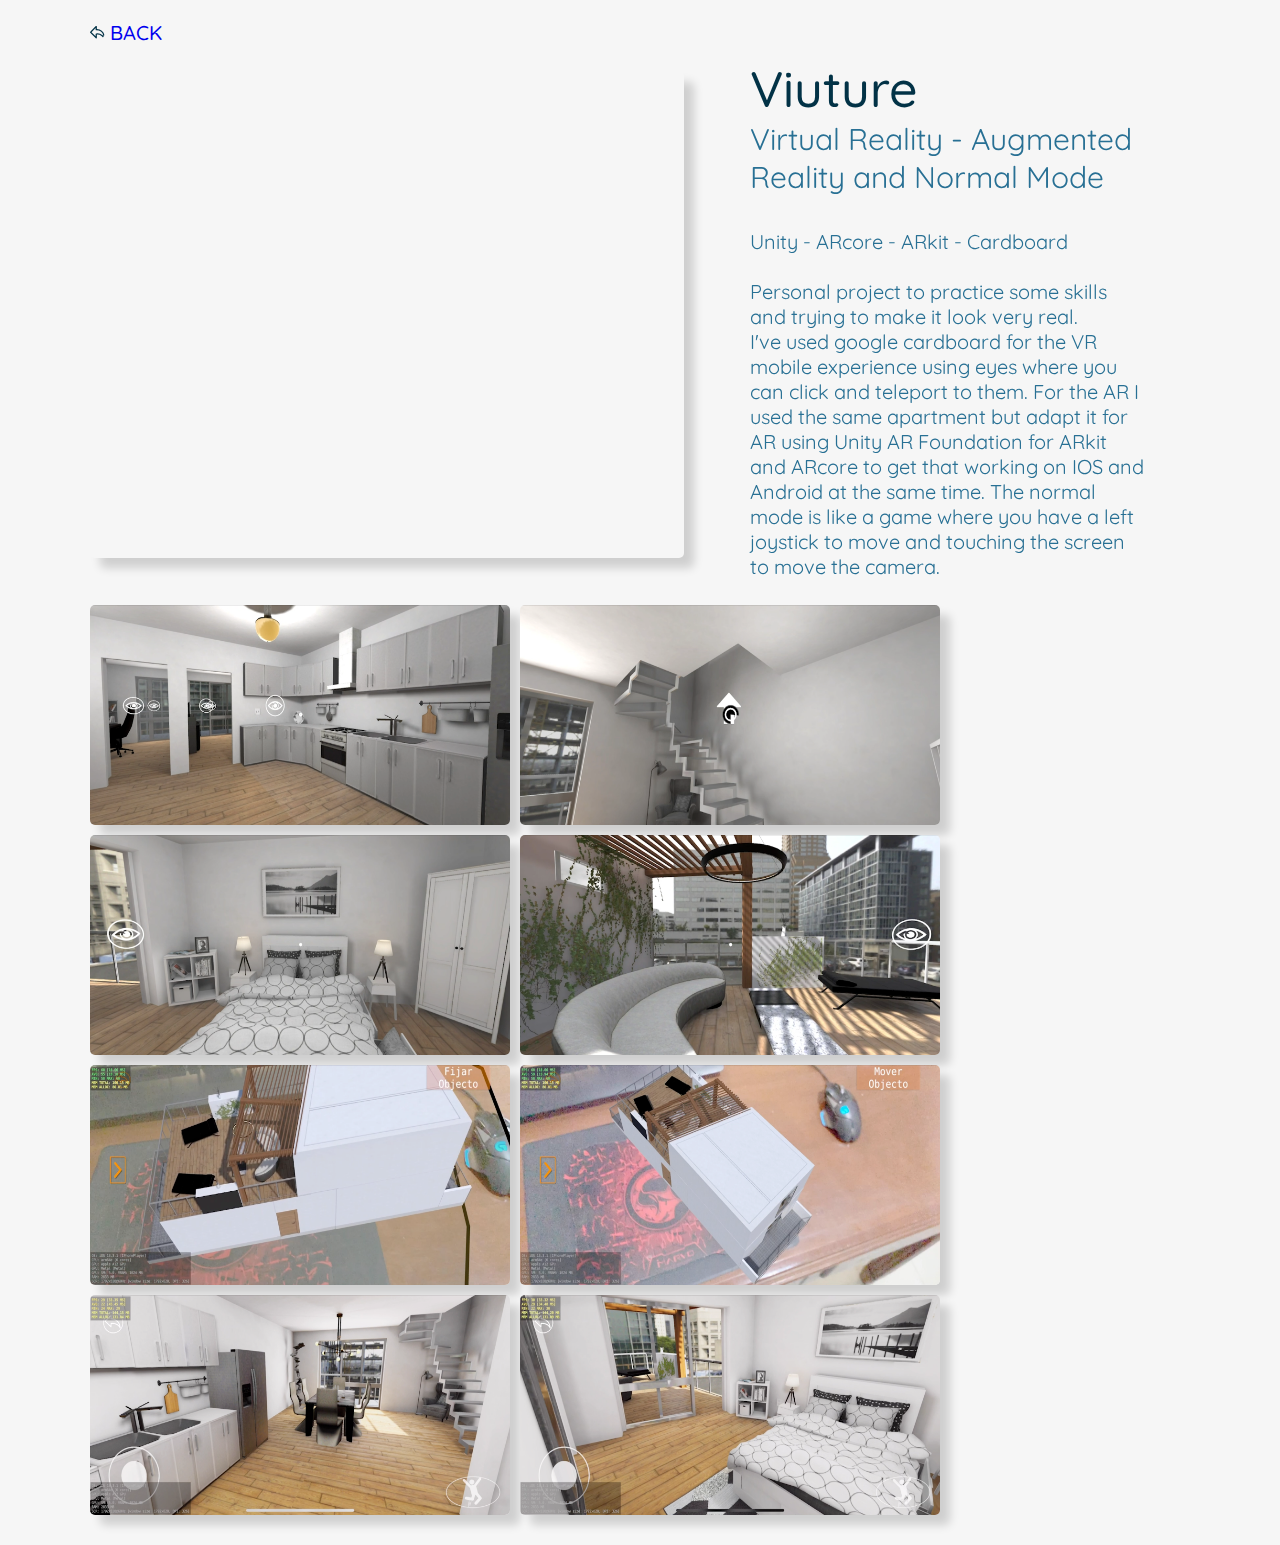
<file: Projects/Viuture.html>
<!DOCTYPE html>
<html lang="es">

<head>
	<meta charset="UTF-8" />
	<title>Siulch - Viuture</title>
	<link rel="icon" type="image/png" href="../images/Siul_Favicon.png" />
	<link rel="stylesheet" href="../css/projects.css" />
	<meta name="viewport" content="width=device-width, initial-scale=1" />
</head>

<body>
	<section class="project">
		<div class="back">
			<nav>
				<a href="../index.html">
					<img src="../images/back.svg" alt="">
					<span>BACK</span>
				</a>
			</nav>
		</div>
		<div class="project_video">
			<iframe width="560" height="315" src="https://www.youtube.com/embed/Efd_I1R1wEA" frameborder="0"
				allow="accelerometer; autoplay; encrypted-media; gyroscope; picture-in-picture"
				allowfullscreen></iframe>
		</div>
		<div class="project_description">
			<div class="title">
				<h1>Viuture</h1>
				<h3>Virtual Reality - Augmented Reality and Normal Mode</h3>
			</div>
			<div class="paragraph">
				<p>
					Unity - ARcore - ARkit - Cardboard <br> <br>
					Personal project to practice some skills and trying to make it look very real. <br> I've used google
					cardboard for the VR mobile experience using eyes where you can click and teleport to them.
					For the AR I used the same apartment but adapt it for AR using Unity AR Foundation for ARkit and
					ARcore to get that working on IOS and Android at the same time.
					The normal mode is like a game where you have a left joystick to move and touching the screen to
					move the camera.
				</p>
			</div>
		</div>
		<div class="project_images">
			<figure>
				<img src="../images/Projects_img/Viuture-2.png" alt="image project">
			</figure>
			<figure>
				<img src="../images/Projects_img/Viuture-3.png" alt="image project">
			</figure>
			<figure>
				<img src="../images/Projects_img/Viuture-4.png" alt="image project">
			</figure>
			<figure>
				<img src="../images/Projects_img/Viuture-5.png" alt="image project">
			</figure>
			<figure>
				<img src="../images/Projects_img/Viuture-6.png" alt="image project">
			</figure>
			<figure>
				<img src="../images/Projects_img/Viuture-7.png" alt="image project">
			</figure>
			<figure>
				<img src="../images/Projects_img/Viuture-8.png" alt="image project">
			</figure>
			<figure>
				<img src="../images/Projects_img/Viuture-9.png" alt="image project">
			</figure>
		
		</div>
	</section>

</body>

</html>
</file>
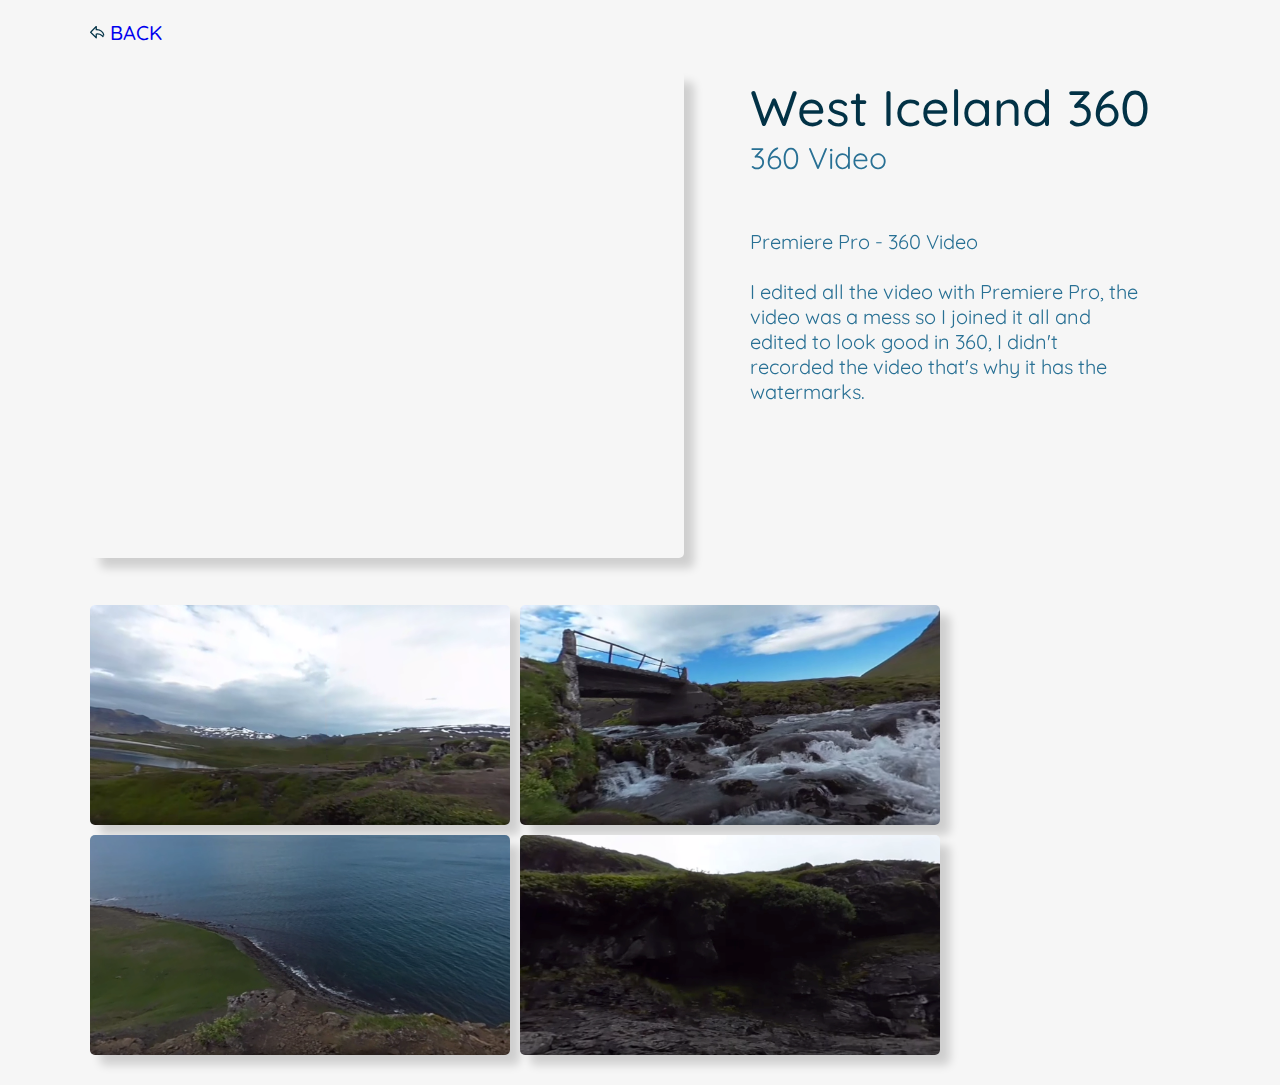
<file: Projects/WestIceland.html>
<!DOCTYPE html>
<html lang="es">

<head>
	<meta charset="UTF-8" />
	<title>Siulch - West Iceland</title>
	<link rel="icon" type="image/png" href="../images/Siul_Favicon.png" />
	<link rel="stylesheet" href="../css/projects.css" />
	<meta name="viewport" content="width=device-width, initial-scale=1" />
</head>

<body>
	<section class="project">
		<div class="back">
			<nav>
				<a href="../index.html">
					<img src="../images/back.svg" alt="">
					<span>BACK</span>
				</a>
			</nav>
		</div>
		<div class="project_video">
			<iframe width="560" height="315" src="https://www.youtube.com/embed/eYf90St9UBY" frameborder="0"
				allow="accelerometer; autoplay; encrypted-media; gyroscope; picture-in-picture"
				allowfullscreen></iframe>
		</div>
		<div class="project_description">
			<div class="title">
				<h1>West Iceland 360</h1>
				<h3>360 Video</h3>
			</div>
			<div class="paragraph">
				<p>
					Premiere Pro - 360 Video <br> <br>
					I edited all the video with Premiere Pro, the video was a mess so I joined it all and edited to look good in 360,
					I didn't recorded the video that's why it has the watermarks.
				</p>
			</div>
		</div>
		<div class="project_images">
			<figure>
				<img src="../images/Projects_img/Iceland-1.png" alt="image project">
			</figure>
			<figure>
				<img src="../images/Projects_img/Iceland-2.png" alt="image project">
			</figure>
			<figure>
				<img src="../images/Projects_img/Iceland-3.png" alt="image project">
			</figure>
			<figure>
				<img src="../images/Projects_img/Iceland-4.png" alt="image project">
			</figure>
		</div>
	</section>

</body>

</html>
</file>
<file: css/styles.css>
@import url('https://fonts.googleapis.com/css?family=Quicksand:400,500,600,700&display=swap');

* {
    margin : 0;
    padding: 0;
}

body {
    font-family     : 'Quicksand', sans-serif;
    background-color: white;
}

/* -------------------------- Header */
.header {
    background-color                 : #F0F0F0;
    /* width                         : 100vw; */
    /* height                        : 100vh; */
    display                          : grid;
    grid-template-columns            : minmax(auto, 100%);
    justify-content                  : center;
    /* display                       : grid; */
    /* grid-template-columns         : repeat(7, 1fr);
    grid-template-rows               : repeat(4, 25vh); */
}

.header_container {
    display              : grid;
    grid-template-columns: 20% 80%;
    grid-template-rows   : 20vh 80vh;
    grid-template-areas  : "bigImage menu"
        "bigImage description";

}

.big_image {
    grid-area: bigImage;
}

.big_image img {
    height   : 100%;
    max-width: 790px;
}

.menu_container {
    grid-area      : menu;
    display        : flex;
    justify-content: space-around;
    align-items    : center;
}

.logo img {
    width : 150px;
    height: 100px;
}

.menu ol {
    display: flex;
    color  : #023246;
}

.menu ol li {
    padding-right: 30px;
    list-style   : none;
}

.menu ol li a {
    text-decoration: none;
    font-weight    : 600;
}

.description {
    grid-area      : description;
    text-align     : left;
    padding        : 0 20%;
    display        : flex;
    flex-direction : column;
    align-content  : center;
    justify-content: center;
}

.description h3 {
    font-size       : 30px;
    color           : #287094;
    font-weight     : 500;
    /* text-overflow: clip; */
}

.description h1 {
    margin          : 20px 0;
    font-size       : 40px;
    color           : #023246;
    /* text-overflow: clip; */
}

.description p {
    font-size       : 25px;
    color           : #287094;
    /* text-overflow: clip; */
}

/* -------------------------- Header */

/* -------------------------- Portfolio */

.portfolio {
    max-width : 100%;
    height    : auto;
    text-align: center;
    padding   : 20px 10px;
}

.portfolio h2 {
    padding    : 30px;
    font-size  : 40px;
    color      : #023246;
    font-weight: 500;
}

.portfolio_container {
    display              : grid;
    grid-template-columns: repeat(auto-fill, 500px);
    grid-gap             : 40px;
    justify-content      : center;
}

.portfolio_box {
    background-color: #F0F0F0;
    border-radius   : 5px;
    box-shadow      : 10px 10px 10px rgba(0, 0, 0, .16);
}

.portfolio_box a {
    text-decoration: none;
}

.portfolio_box img {
    width: 100%;
}

.portfolio_box div {
    padding: 2%;
}

.portfolio_box div h3 {
    font-weight: 600;
    font-size  : 30px;
    color      : #023246;
}

.portfolio_box div p {
    color: #287094;
}

/* -------------------------- Portfolio */

/* -------------------------- Certificates */

.certificates {
    max-width : 100%;
    height    : auto;
    text-align: center;
    padding   : 20px 50px;
}

.certificates h2 {
    padding    : 30px;
    font-size  : 40px;
    color      : #023246;
    font-weight: 500;
}

.certificates_container {
    display                 : grid;
    grid-template-columns   : repeat(auto-fill, 400px);
    justify-content         : center;
    /* grid-template-rows   : repeat(3, auto); */
    grid-gap                : 30px;
}

.certificate_box {
    border-radius: 5px;
    height       : 270px;
    overflow     : hidden;
    box-shadow   : 10px 10px 10px rgba(0, 0, 0, .16);
}

.certificate_box img {
    width : 100%;
    height: 100%;
}

/* -------------------------- Certificates */

/* -------------------------- Footer */

.footer {
    margin-top      : 20px;
    background-color: #F0F0F0;
    text-align      : center;
}

.footer h2 {
    padding-top  : 30px;
    font-size    : 40px;
    color        : #023246;
    font-weight  : 500;
    margin-bottom: 20px;
}

.footer_container {
    display        : flex;
    justify-content: space-around;
    padding-bottom : 20px;
}

.footer_contact {
    /* background-color: red; */
    text-align         : left;
}

.footer_contact div {
    /* display     : flex;
    justify-content: center;
    align-content  : center; */
}

.footer_contact figure svg {
    fill: #287094;
}

.footer_contact div img {
    width : 40px;
    margin: 0 20px;
}

.footer_contact div span {
    font-size   : 25px;
    /* margin   : 10px 10px; */
}

.footer_social {
    /* background-color: blue; */
    display            : flex;
}

.social-link {
    width             : 70px;
    height            : 70px;
    background-size   : 70px 70px;
    /* margin         : 0 0 20px 50px; */
    color             : #287094;
}

.social-link.twitter {
    background-image: url(../images/Twitter.svg);
}

.social-link.linkedin {
    background-image: url(../images/Linkedin.svg);
}

.social-link.github {
    background-image: url(../images/Github.svg);
}

.social-link.instagram {
    background-image: url(../images/Instagram.svg);
}

/* -------------------------- Footer */
@media screen and (max-width: 1500px) {
    .header_container {
        height               : 100vh;
        min-height           : 350px;
        display              : grid;
        grid-template-columns: 30% 70%;
        grid-template-rows   : 30% 70%;
        grid-template-areas  : "bigImage menu"
            "bigImage description";

    }
}

@media screen and (max-width: 1200px) {
    .header_container {
        height               : 100vh;
        min-height           : 350px;
        display              : grid;
        grid-template-columns: 40% 60%;
        grid-template-rows   : 40% 60%;
        grid-template-areas  : "bigImage menu"
            "bigImage description";

    }

    .logo img {
        width : 130px;
        height: 80px;
    }

    .description h3 {
        font-size: 25px;
    }

    .description h1 {
        font-size: 35px;
    }

    .description p {
        font-size: 20px;

    }
}

@media screen and (max-width: 1023px) {
    .header_container {
        height               : 100vh;
        max-height           : 550px;
        min-height           : 350px;
        display              : grid;
        grid-template-columns: 20% 80%;
        grid-template-rows   : 20% 80%;
        grid-template-areas  : "bigImage menu"
            "bigImage description";

    }

    .logo img {
        width : 130px;
        height: 80px;
    }

    .description h3 {
        font-size: 20px;
    }

    .description h1 {
        font-size: 30px;
    }

    .description p {
        font-size: 15px;

    }

    .portfolio_container {
        grid-template-columns: repeat(auto-fill, 400px);
    }
}

@media screen and (max-width: 900px) {
    .header_container {

        grid-template-columns: 30% 70%;
    }
}

@media screen and (max-width: 767px) {
    .header_container {
        grid-template-columns: 5% 95%;
        grid-template-rows   : 20% 80%;
        grid-template-areas  : "bigImage menu"
            "bigImage description";
    }

    .big_image img {
        opacity: .2;
    }

    .menu_container {
        display   : block;
        text-align: center;
    }

    .logo {
        margin-bottom: 20px;
    }

    .logo img {
        width : 110px;
        height: 60px;
    }

    .menu ol {
        display        : flex;
        justify-content: center;
    }

    .footer_contact figure {
        justify-content: center;
    }

    .footer_social {
        justify-content: center;
    }

    .description {
        padding: 0 11%;
    }

    .description h3 {
        font-size: 18px;
    }

    .description h1 {
        font-size: 25px;
    }

    .description p {
        font-size: 14px;
    }

    .footer_container {
        display   : block;
        text-align: center;
    }
}

@media screen and (max-width: 480px) {

    .logo img {
        width : 90px;
        height: 50px;
    }

    .description {
        padding: 0 10%;
    }

    .description h3 {
        font-size: 18px;
    }

    .description h1 {
        font-size: 25px;
    }

    .description p {
        font-size: 15px;

    }
}

@media screen and (max-width: 320px) {
    .header_container {
        background     : linear-gradient(rgba(255, 255, 255, .8), rgba(255, 255, 255, .8)), url(../images/Yo_VR_Web@2x.png);
        background-size: cover;
    }

    .header_container {
        opacity: 100;
    }

    .header_container {
        grid-template-columns: 100%;
        grid-template-rows   : 20% 80%;
        grid-template-areas  : " menu"
            " description";
    }

    .big_image {
        display: none;
    }

    .menu ol li {
        padding-right: 20px;
        list-style   : none;
    }

    .menu ol li a {
        font-size: 15px;
    }

    .description {
        padding: 0 10%;
    }

    .description h3 {
        font-size: 16px;
    }

    .description h1 {
        font-size: 20px;
    }

    .description p {
        font-size: 14px;

    }

    .portfolio_container {
        grid-template-columns: repeat(auto-fill, 300px);
    }


    .certificates_container {
        grid-template-columns: repeat(auto-fill, 300px);
    }

    .certificate_box {
        height: 210px;
    }

    .footer_contact {
        margin-bottom: 20px;
        text-align   : center;
    }

    .footer_contact div {
        margin-bottom: 10px;
    }

    .footer_contact div img {
        width       : 35px;
        margin-right: 15px;
    }

    .footer_contact div span{
        font-size: 18px;
    }
}
</file>
<file: css/projects.css>
@import url('https://fonts.googleapis.com/css?family=Quicksand:400,500,600,700&display=swap');

* {
    margin : 0;
    padding: 0;
}

body {
    font-family     : 'Quicksand', sans-serif;
    background-color: #F6F6F6;
}

.project {
    padding              : 0 90px;
    display              : grid;
    grid-template-columns: 60% 40%;
    grid-template-rows   : 5vh 60vh auto;
    grid-template-areas  : "back back"
        "video description"
        "images images";
}

.back {
    grid-area          : back;
    /* background-color: red; */
    font-weight        : 500;
    font-size          : 20px;
    color              : #023246;
    display            : flex;
    align-items        : flex-end;
}

.back a {
    text-decoration: none;
    display        : flex;
}

.back img {
    width       : 15px;
    margin-right: 5px;
}

.project_video {
    grid-area          : video;
    /* background-color: blue; */
    display            : flex;
    align-items        : center;
    justify-content    : left;
}

.project_video iframe {
    width        : 90%;
    height       : 90%;
    border-radius: 5px;
    box-shadow   : 10px 10px 10px rgba(0, 0, 0, .16);
}

.project_description {
    grid-area          : description;
    /* background-color: green; */
    display            : grid;
    grid-template      : 30% 80% / 100%;
}

.project_description .title {
    /* background-color: violet; */
    display            : flex;
    flex-direction     : column;
    align-items        : left;
    justify-content    : center;
}

.project_description .title h1 {
    font-size  : 50px;
    font-weight: 500;
    color      : #023246;
}

.project_description .title h3 {
    font-size  : 30px;
    font-weight: 400;
    color      : #287094;
}

.project_description .paragraph {
    /* background-color: purple; */
    padding-right      : 10%;
    padding-top        : 5%;
}

.project_description .paragraph p {
    font-size  : 20px;
    font-weight: 400;
    color      : #287094;
}

.project_images {
    grid-area          : images;
    /* background-color: yellow; */
    display            : flex;
    justify-content    : left;
    align-content      : center;
    flex-wrap          : wrap;
    padding            : 20px 0;
}

.project_images figure {
    width        : 420px;
    height       : 220px;
    margin-right : 10px;
    margin-bottom: 10px;
    border-radius: 5px;
    box-shadow   : 10px 10px 10px rgba(0, 0, 0, .16);
    overflow     : hidden;
}

.project_images figure img {
    width : 100%;
    height: 100%;

}

@media screen and (max-width: 1023px) {

    .project_description .title h1 {
        font-size: 35px;
    }

    .project_description .title h3 {
        font-size: 20px;
    }

    .project_description .paragraph p {
        font-size: 14px;
    }

    .project_images figure {
        width : 400px;
        height: 200px;
    }
}

@media screen and (max-width: 767px) {
    .project {
        padding              : 0 50px;
        grid-template-columns: 60% 40%;
        grid-template-rows   : 5vh auto 400px auto;
        grid-template-areas  : "back back"
            "description description"
            "video video"
            "images images";
    }

    .project_video {
        justify-content: center;
    }

    .project_description .title {
        margin         : 30px 0;
        align-items    : center;
        justify-content: center;
    }

    .project_description .paragraph {
        /* background-color: purple; */
        padding            : 0 10%;
        padding-top        : 5%;
    }

    .project_images {
        justify-content    : center;
        align-content      : center;
    }

    .project_images figure {
        width        : 300px;
        height       : 180px;
    }
}

@media screen and (max-width: 480px) {

    .project {
        padding              : 5px;
        grid-template-rows   : 5vh auto 300px auto;
    }

    .back {
        font-size          : 15px;
    }

    .project_images {
        justify-content    : center;
        align-content      : center;
    }

    .project_images figure {
        width        : 80%;
        height       : 180px;
    }
}

@media screen and (max-width: 320px) {
    .project {
        padding              : 5px 0;
        grid-template-rows   : 5vh auto 200px auto;
    }

    .project_video iframe {
        width        : 95%;
        height       : 90%;
        border-radius: 5px;
        box-shadow   : 10px 10px 10px rgba(0, 0, 0, .16);
    }

    .project_description .title h1 {
        font-size: 25px;
    }

    .project_description .title h3 {
        font-size: 18px;
    }

    .project_description .paragraph p {
        font-size: 12px;
    }

    .project_images {
        justify-content    : center;
        align-content      : center;
    }

    .project_images figure {
        width        : 95%;
        height       : 180px;
    }
}
</file>
